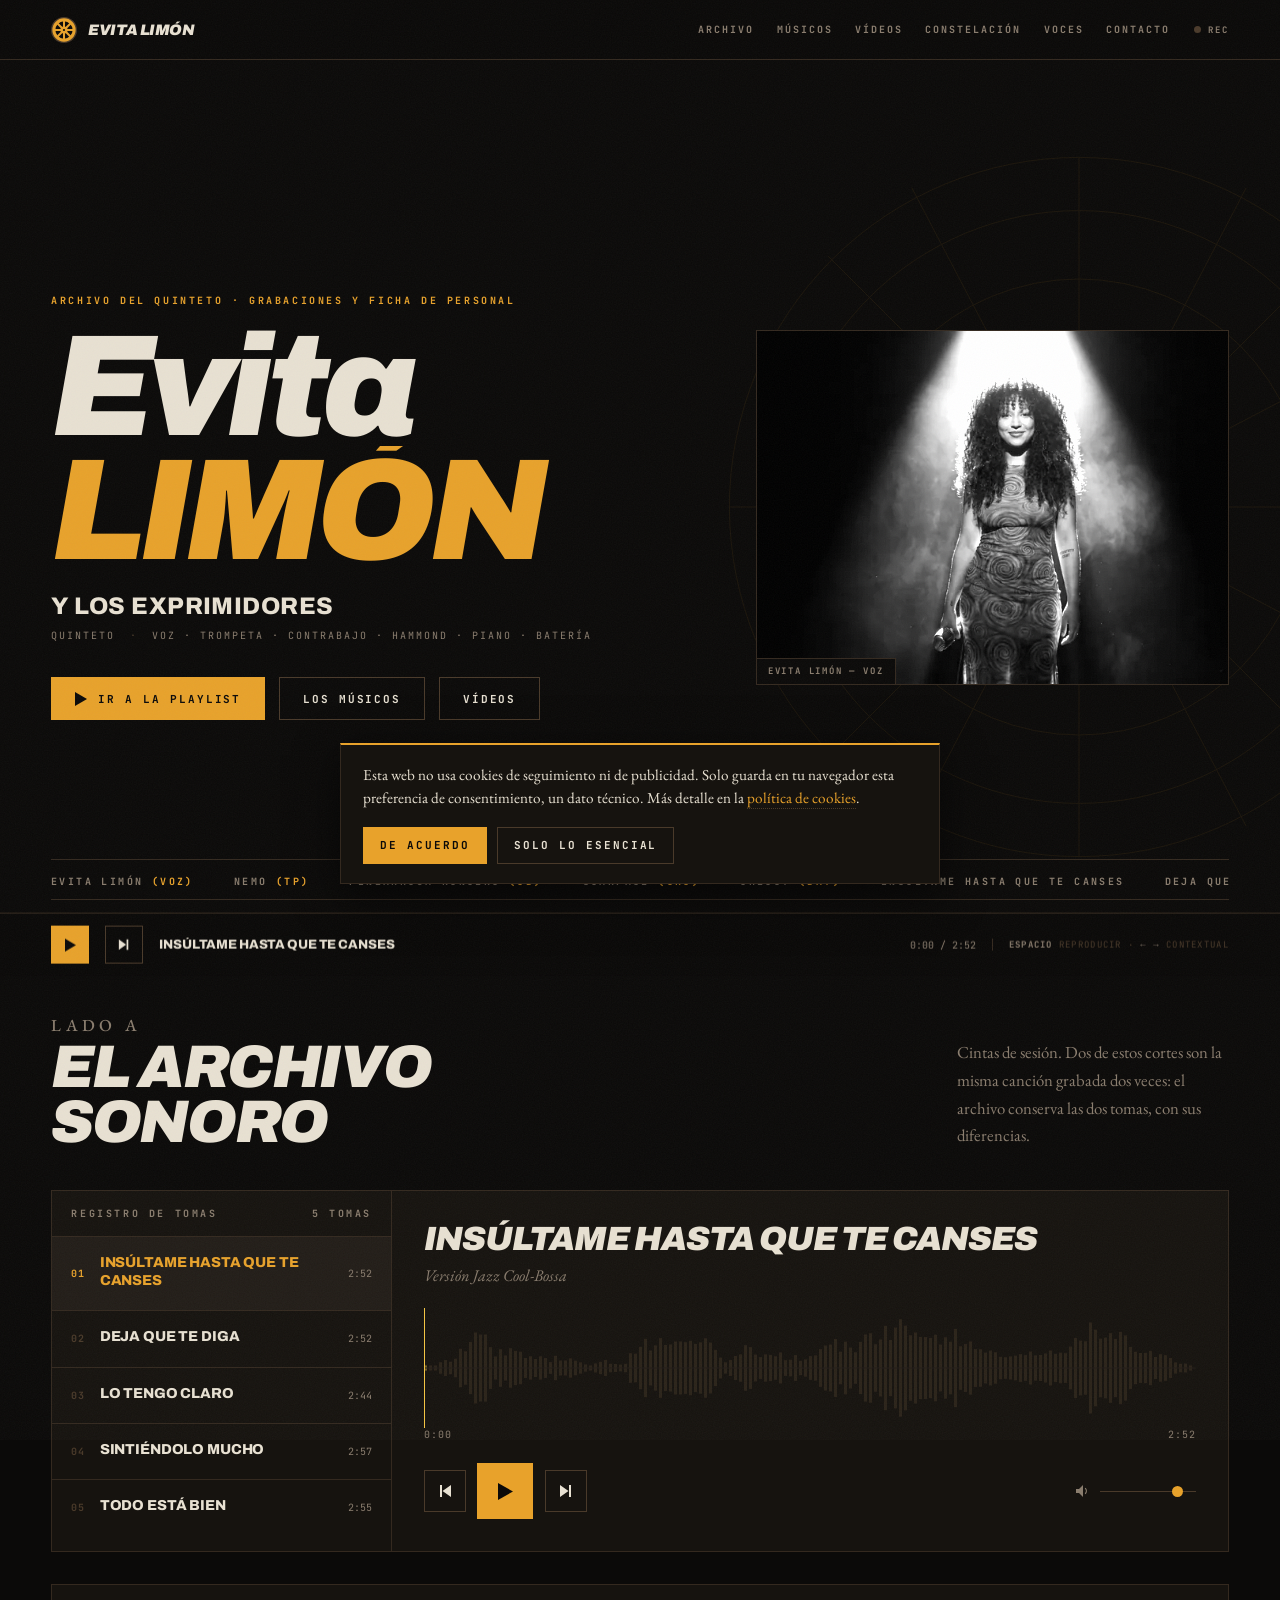
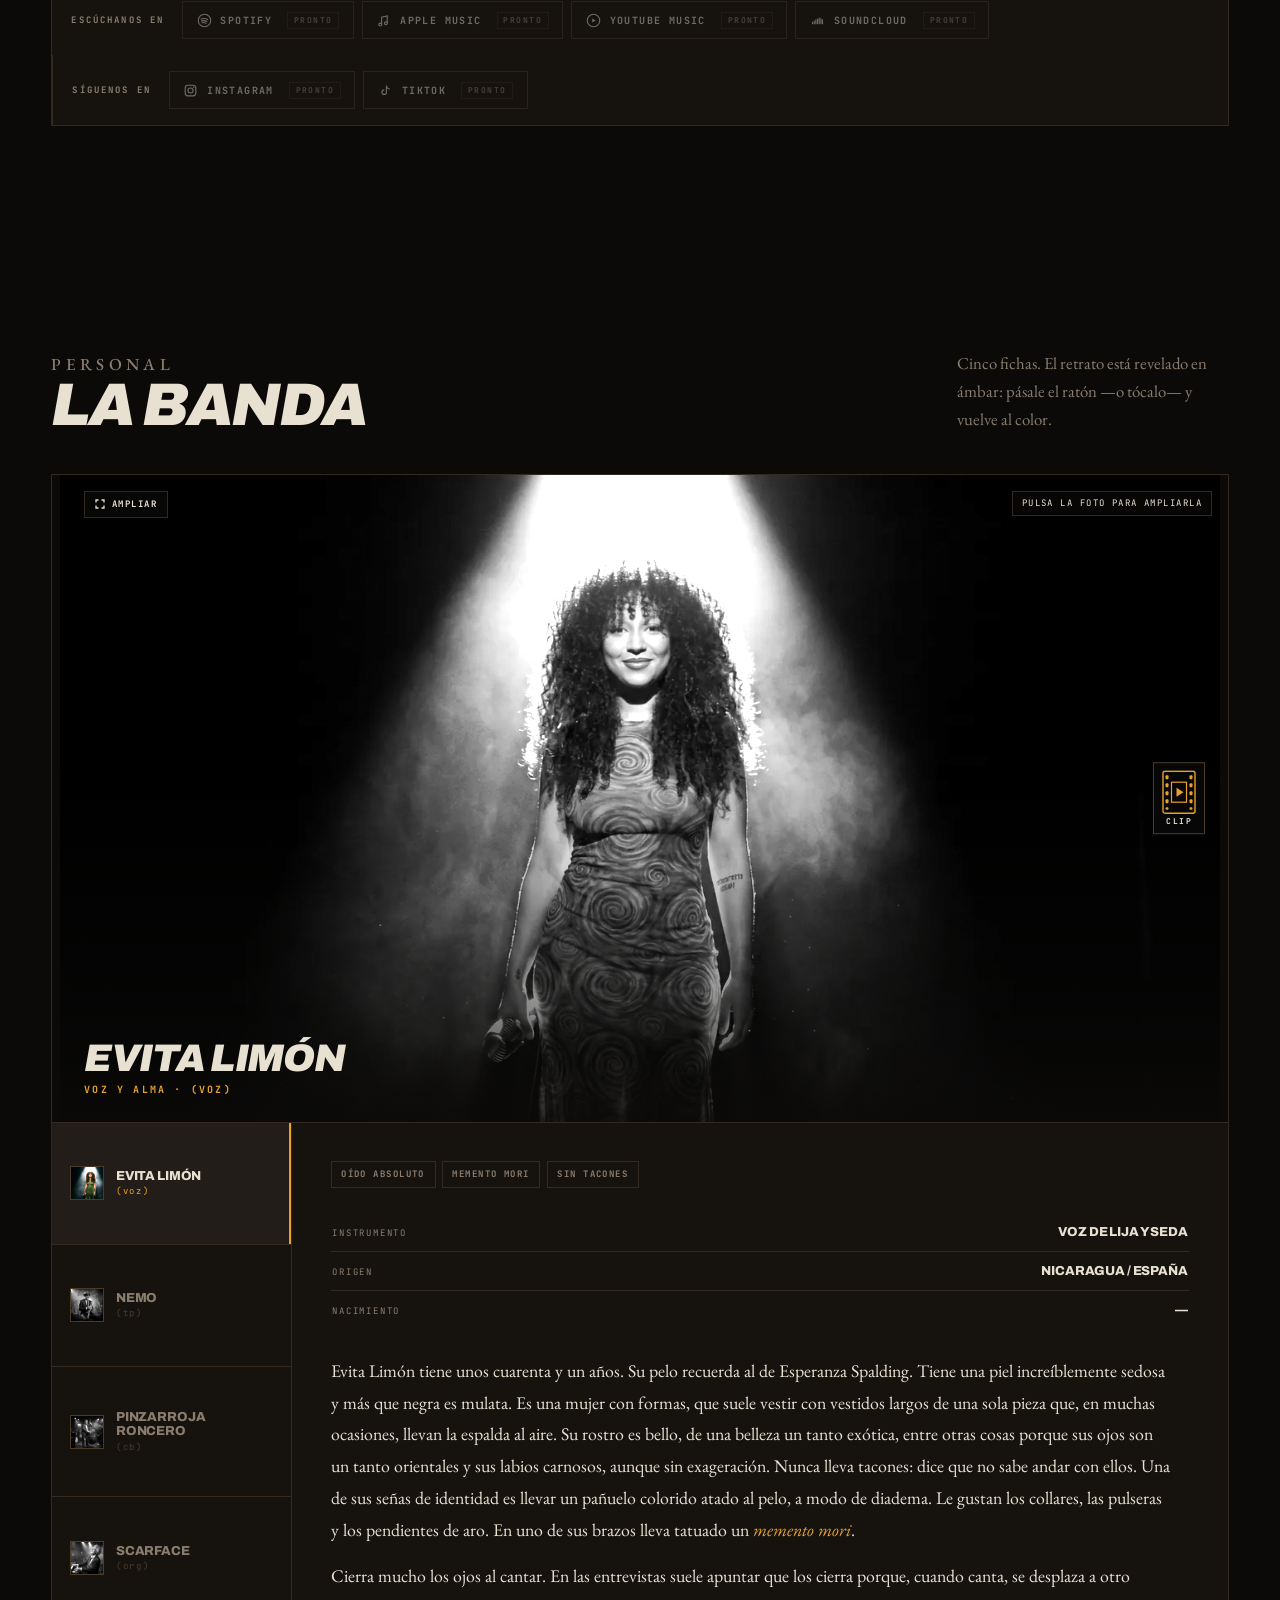
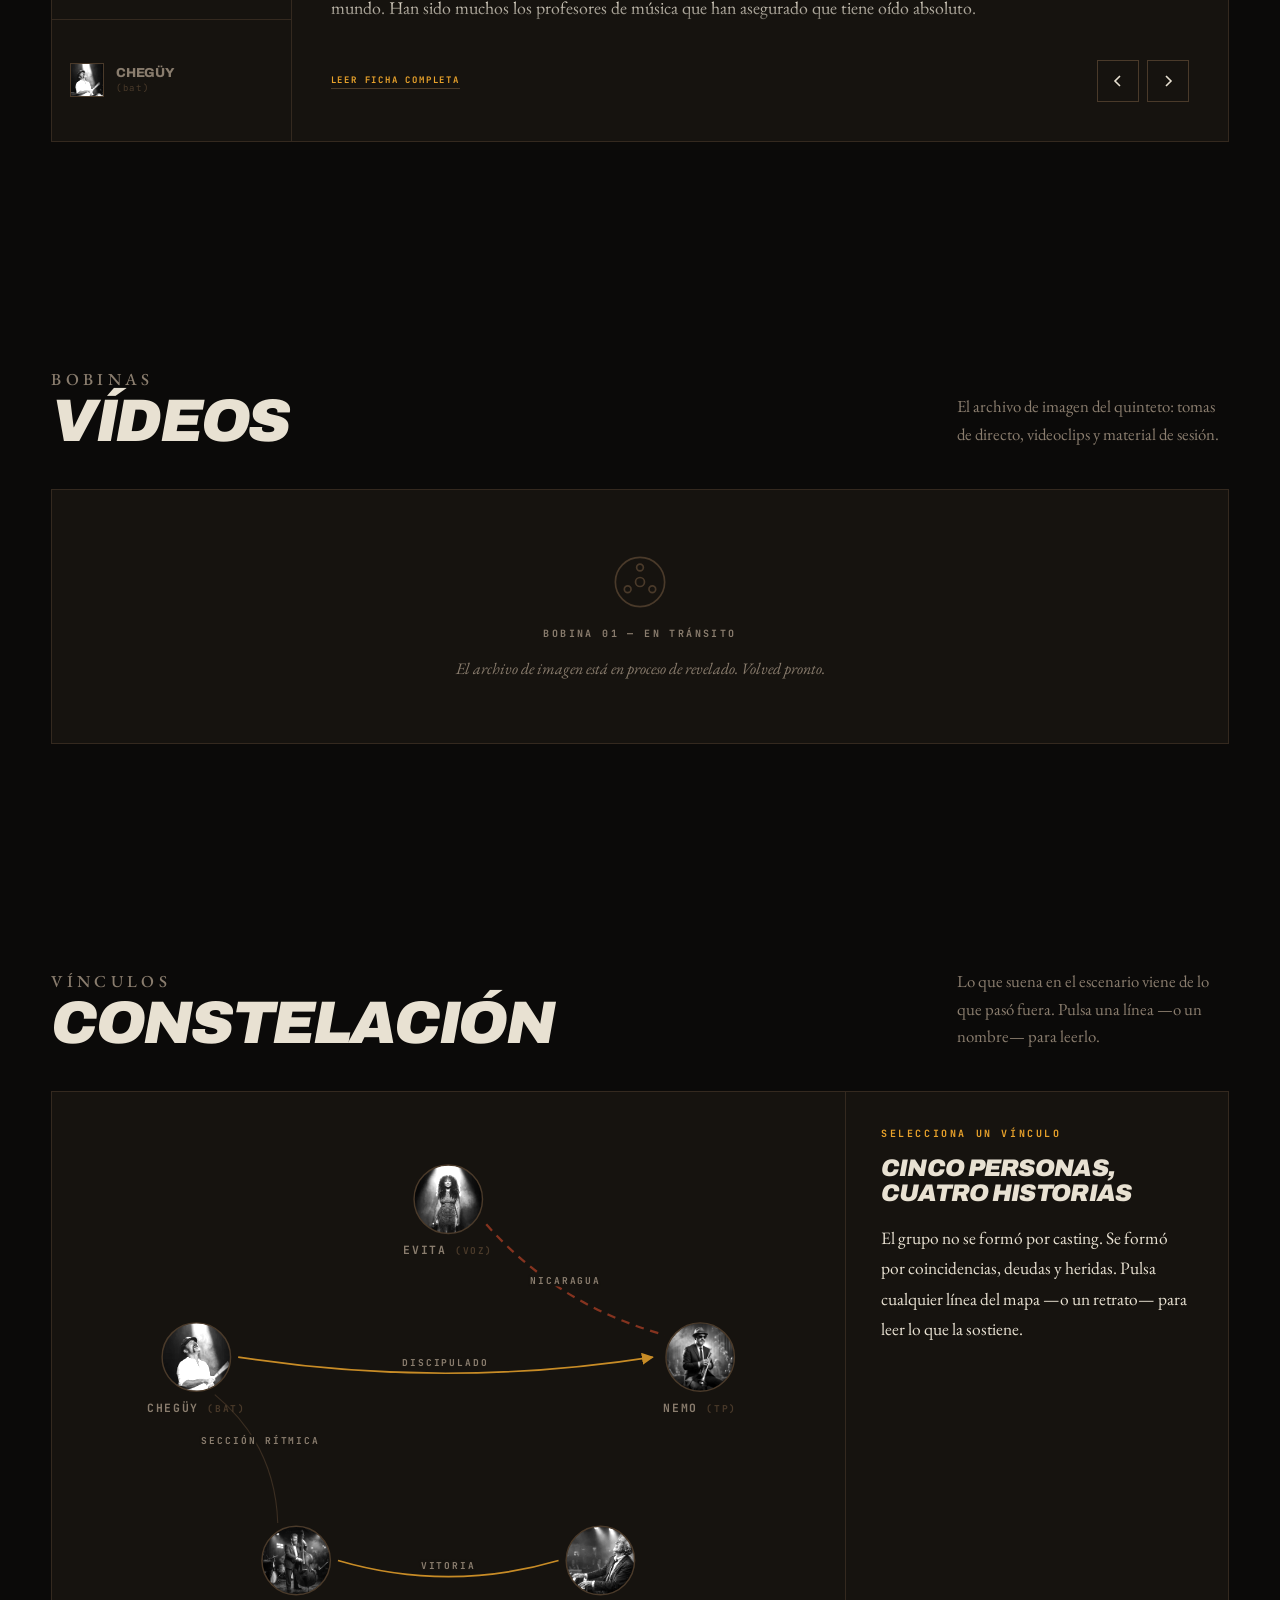
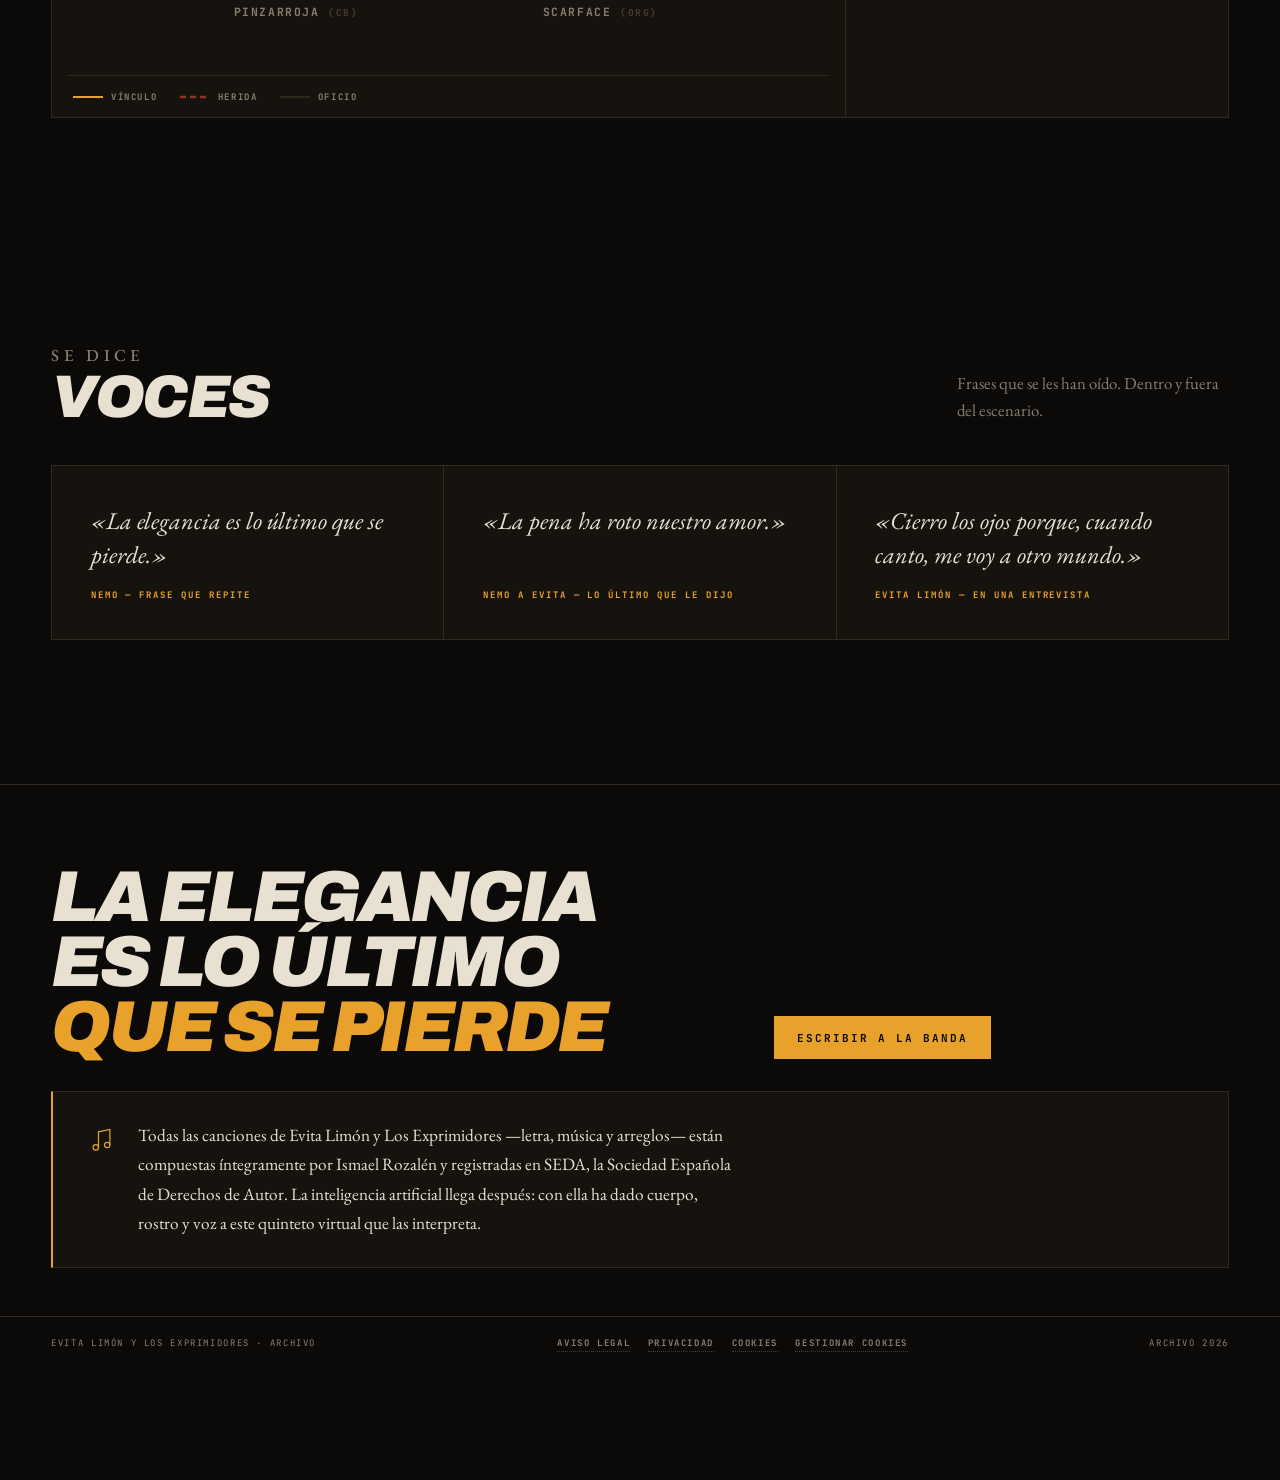
<file: index.html>
<!DOCTYPE html>
<html lang="es">
<head>
<meta charset="utf-8">
<meta name="viewport" content="width=device-width, initial-scale=1">
<title>Evita Limón y Los Exprimidores — Archivo</title>
<meta name="description" content="Archivo sonoro y ficha de personal del quinteto Evita Limón y Los Exprimidores.">
<meta property="og:title" content="Evita Limón y Los Exprimidores">
<meta property="og:description" content="Archivo sonoro y ficha de personal del quinteto.">
<meta property="og:type" content="website">
<link rel="canonical" href="https://evita-limon.com/">
<meta property="og:url" content="https://evita-limon.com/">
<meta property="og:image" content="https://evita-limon.com/img/evita-01-1400.webp">
<link rel="icon" href="data:image/svg+xml,<svg xmlns='http://www.w3.org/2000/svg' viewBox='0 0 100 100'><circle cx='50' cy='50' r='46' fill='%230b0a09'/><circle cx='50' cy='50' r='40' fill='none' stroke='%23e8a22b' stroke-width='4'/><g stroke='%23e8a22b' stroke-width='3'><path d='M50 14V86M14 50H86M25 25L75 75M75 25L25 75'/></g><circle cx='50' cy='50' r='9' fill='%230b0a09' stroke='%23e8a22b' stroke-width='3'/></svg>">

<style>
/* Tipografías autoalojadas (subconjunto latino): la web ya no llama a ningún servidor externo */
@font-face { font-family: 'Archivo'; font-style: italic; font-weight: 800; font-stretch: 100%; font-display: swap; src:url(fonts/Archivo-800i.woff2) format('woff2'); unicode-range: U+0000-00FF, U+0131, U+0152-0153, U+02BB-02BC, U+02C6, U+02DA, U+02DC, U+0304, U+0308, U+0329, U+2000-206F, U+20AC, U+2122, U+2191, U+2193, U+2212, U+2215, U+FEFF, U+FFFD; }
@font-face { font-family: 'Archivo'; font-style: italic; font-weight: 900; font-stretch: 100%; font-display: swap; src:url(fonts/Archivo-900i.woff2) format('woff2'); unicode-range: U+0000-00FF, U+0131, U+0152-0153, U+02BB-02BC, U+02C6, U+02DA, U+02DC, U+0304, U+0308, U+0329, U+2000-206F, U+20AC, U+2122, U+2191, U+2193, U+2212, U+2215, U+FEFF, U+FFFD; }
@font-face { font-family: 'Archivo'; font-style: normal; font-weight: 400; font-stretch: 100%; font-display: swap; src:url(fonts/Archivo-400.woff2) format('woff2'); unicode-range: U+0000-00FF, U+0131, U+0152-0153, U+02BB-02BC, U+02C6, U+02DA, U+02DC, U+0304, U+0308, U+0329, U+2000-206F, U+20AC, U+2122, U+2191, U+2193, U+2212, U+2215, U+FEFF, U+FFFD; }
@font-face { font-family: 'Archivo'; font-style: normal; font-weight: 600; font-stretch: 100%; font-display: swap; src:url(fonts/Archivo-600.woff2) format('woff2'); unicode-range: U+0000-00FF, U+0131, U+0152-0153, U+02BB-02BC, U+02C6, U+02DA, U+02DC, U+0304, U+0308, U+0329, U+2000-206F, U+20AC, U+2122, U+2191, U+2193, U+2212, U+2215, U+FEFF, U+FFFD; }
@font-face { font-family: 'Archivo'; font-style: normal; font-weight: 800; font-stretch: 100%; font-display: swap; src:url(fonts/Archivo-800.woff2) format('woff2'); unicode-range: U+0000-00FF, U+0131, U+0152-0153, U+02BB-02BC, U+02C6, U+02DA, U+02DC, U+0304, U+0308, U+0329, U+2000-206F, U+20AC, U+2122, U+2191, U+2193, U+2212, U+2215, U+FEFF, U+FFFD; }
@font-face { font-family: 'Archivo'; font-style: normal; font-weight: 900; font-stretch: 100%; font-display: swap; src:url(fonts/Archivo-900.woff2) format('woff2'); unicode-range: U+0000-00FF, U+0131, U+0152-0153, U+02BB-02BC, U+02C6, U+02DA, U+02DC, U+0304, U+0308, U+0329, U+2000-206F, U+20AC, U+2122, U+2191, U+2193, U+2212, U+2215, U+FEFF, U+FFFD; }
@font-face { font-family: 'EB Garamond'; font-style: italic; font-weight: 400; font-display: swap; src:url(fonts/EBGaramond-400i.woff2) format('woff2'); unicode-range: U+0000-00FF, U+0131, U+0152-0153, U+02BB-02BC, U+02C6, U+02DA, U+02DC, U+0304, U+0308, U+0329, U+2000-206F, U+20AC, U+2122, U+2191, U+2193, U+2212, U+2215, U+FEFF, U+FFFD; }
@font-face { font-family: 'EB Garamond'; font-style: italic; font-weight: 500; font-display: swap; src:url(fonts/EBGaramond-500i.woff2) format('woff2'); unicode-range: U+0000-00FF, U+0131, U+0152-0153, U+02BB-02BC, U+02C6, U+02DA, U+02DC, U+0304, U+0308, U+0329, U+2000-206F, U+20AC, U+2122, U+2191, U+2193, U+2212, U+2215, U+FEFF, U+FFFD; }
@font-face { font-family: 'EB Garamond'; font-style: normal; font-weight: 400; font-display: swap; src:url(fonts/EBGaramond-400.woff2) format('woff2'); unicode-range: U+0000-00FF, U+0131, U+0152-0153, U+02BB-02BC, U+02C6, U+02DA, U+02DC, U+0304, U+0308, U+0329, U+2000-206F, U+20AC, U+2122, U+2191, U+2193, U+2212, U+2215, U+FEFF, U+FFFD; }
@font-face { font-family: 'EB Garamond'; font-style: normal; font-weight: 500; font-display: swap; src:url(fonts/EBGaramond-500.woff2) format('woff2'); unicode-range: U+0000-00FF, U+0131, U+0152-0153, U+02BB-02BC, U+02C6, U+02DA, U+02DC, U+0304, U+0308, U+0329, U+2000-206F, U+20AC, U+2122, U+2191, U+2193, U+2212, U+2215, U+FEFF, U+FFFD; }
@font-face { font-family: 'JetBrains Mono'; font-style: normal; font-weight: 400; font-display: swap; src:url(fonts/JetBrainsMono-400.woff2) format('woff2'); unicode-range: U+0000-00FF, U+0131, U+0152-0153, U+02BB-02BC, U+02C6, U+02DA, U+02DC, U+0304, U+0308, U+0329, U+2000-206F, U+20AC, U+2122, U+2191, U+2193, U+2212, U+2215, U+FEFF, U+FFFD; }
@font-face { font-family: 'JetBrains Mono'; font-style: normal; font-weight: 700; font-display: swap; src:url(fonts/JetBrainsMono-700.woff2) format('woff2'); unicode-range: U+0000-00FF, U+0131, U+0152-0153, U+02BB-02BC, U+02C6, U+02DA, U+02DC, U+0304, U+0308, U+0329, U+2000-206F, U+20AC, U+2122, U+2191, U+2193, U+2212, U+2215, U+FEFF, U+FFFD; }
</style>

<style>
/* ══════════════════════════════════════════════════════════════════
   SISTEMA — Archivo Exprimidores
   Negro cálido de cinta magnética · ámbar limón · hueso de funda de vinilo
   ══════════════════════════════════════════════════════════════════ */
:root{
  --ink:      #0b0a09;   /* negro cálido, leader de cinta */
  --ink-2:    #16130f;   /* paneles */
  --ink-3:    #221d18;   /* superficies elevadas */
  --line:     #34291f;   /* filete cálido */
  --line-2:   #4a3a2a;
  --muted:    #8a7d6e;   /* metadatos apagados */
  --bone:     #e8e1d2;   /* papel de funda: la prosa vive aquí */
  --amber:    #e8a22b;   /* limón-ámbar */
  --zest:     #f5c542;   /* ralladura, solo acentos vivos */
  --oxblood:  #8c3520;   /* la cicatriz, la herida: uso escasísimo */

  --f-display: 'Archivo', 'Helvetica Neue', Arial, system-ui, sans-serif;
  --f-mono:    'JetBrains Mono', ui-monospace, SFMono-Regular, Menlo, monospace;
  --f-prose:   'EB Garamond', 'Iowan Old Style', Georgia, serif;

  /* archivo en blanco y negro; el color se revela al pasar el cursor */
  --duo: grayscale(1) brightness(1.32) contrast(1.04);
  --duo-off: brightness(1.26) saturate(1.05);

  --pad: clamp(1.25rem, 4vw, 4rem);
  --maxw: 1280px;
  --nav-h: 60px;
}

*{box-sizing:border-box;margin:0;padding:0}
html{scroll-behavior:smooth;scroll-padding-top:calc(var(--nav-h) + 16px);-webkit-text-size-adjust:100%}
body{
  background:var(--ink);color:var(--bone);
  font-family:var(--f-display);
  font-synthesis-weight:none;
  -webkit-font-smoothing:antialiased;
  overflow-x:hidden;
  padding-bottom:96px; /* hueco para el dock */
}
::selection{background:var(--amber);color:var(--ink)}
img{display:block;max-width:100%}
button{font:inherit;color:inherit;background:none;border:0;cursor:pointer}
a{color:inherit;text-decoration:none}
:focus-visible{outline:2px solid var(--zest);outline-offset:3px}

/* — grano de película, fijo sobre todo — */
.grain{
  position:fixed;inset:-60%;z-index:200;pointer-events:none;opacity:.045;
  background-image:url("data:image/svg+xml;utf8,<svg xmlns='http://www.w3.org/2000/svg' width='240' height='240'><filter id='n'><feTurbulence type='fractalNoise' baseFrequency='0.82' numOctaves='3' stitchTiles='stitch'/></filter><rect width='240' height='240' filter='url(%23n)'/></svg>");
  animation:grain 7s steps(8) infinite;
}
@keyframes grain{
  0%{transform:translate(0,0)}   12%{transform:translate(-4%,-3%)}
  25%{transform:translate(3%,-5%)} 37%{transform:translate(-2%,4%)}
  50%{transform:translate(-5%,2%)} 62%{transform:translate(4%,3%)}
  75%{transform:translate(-3%,-4%)} 87%{transform:translate(5%,-2%)}
  100%{transform:translate(0,0)}
}

/* — tipografía compartida — */
.eyebrow{
  font-family:var(--f-mono);font-size:.625rem;font-weight:700;
  letter-spacing:.26em;text-transform:uppercase;color:var(--muted);
}
.eyebrow--amber{color:var(--amber)}
.h-sec{
  font-family:var(--f-display);font-weight:900;font-style:italic;
  font-size:clamp(2rem,5.5vw,3.75rem);letter-spacing:-.04em;
  text-transform:uppercase;line-height:.92;color:var(--bone);
}
.rule{height:1px;background:var(--line);border:0}

/* ══ MARCA: media rodaja de limón que también es un surco de vinilo ══ */
.mark{display:block;overflow:visible}
.mark circle,.mark path,.mark line{vector-effect:non-scaling-stroke}
.mark--spin{animation:spin 6s linear infinite}
@keyframes spin{to{transform:rotate(360deg)}}

/* ══ NAV ══ */
.nav{
  position:sticky;top:0;z-index:100;height:var(--nav-h);
  display:flex;align-items:center;gap:1.5rem;
  padding:0 var(--pad);
  background:color-mix(in srgb, var(--ink) 88%, transparent);
  backdrop-filter:blur(14px) saturate(140%);
  border-bottom:1px solid var(--line);
}
.nav__brand{display:flex;align-items:center;gap:.7rem;flex-shrink:0}
.nav__brand svg{width:26px;height:26px;transform-origin:50% 50%}
.nav__brand b{
  font-weight:900;font-style:italic;text-transform:uppercase;
  letter-spacing:-.03em;font-size:.95rem;
}
.nav__links{display:flex;gap:1.4rem;margin-left:auto}
.nav__links a{
  font-family:var(--f-mono);font-size:.625rem;font-weight:700;
  letter-spacing:.2em;text-transform:uppercase;color:var(--muted);
  padding:.35rem 0;border-bottom:1px solid transparent;transition:color .25s,border-color .25s;
}
.nav__links a:hover{color:var(--bone);border-bottom-color:var(--amber)}
@media(max-width:760px){.nav__links{display:none}.rec{margin-left:auto}}
.rec{
  display:flex;align-items:center;gap:.45rem;flex-shrink:0;
  font-family:var(--f-mono);font-size:.5625rem;font-weight:700;letter-spacing:.2em;
  color:var(--muted);transition:color .3s;
}
.rec__dot{width:7px;height:7px;border-radius:50%;background:var(--line-2);transition:background .3s,box-shadow .3s}
.rec.on{color:var(--zest)}
.rec.on .rec__dot{background:var(--oxblood);box-shadow:0 0 0 0 rgba(140,53,32,.7);animation:blink 1.6s ease-out infinite}
@keyframes blink{
  0%{box-shadow:0 0 0 0 rgba(232,162,43,.6);background:var(--zest)}
  70%{box-shadow:0 0 0 9px rgba(232,162,43,0);background:var(--oxblood)}
  100%{box-shadow:0 0 0 0 rgba(232,162,43,0);background:var(--zest)}
}

/* ══ HERO ══ */
.hero{
  position:relative;padding:clamp(3rem,8vw,6rem) var(--pad) 0;
  max-width:var(--maxw);margin:0 auto;
  min-height:calc(100svh - var(--nav-h));
  display:flex;flex-direction:column;
}
.hero__ghost{
  position:absolute;right:-14%;top:8%;width:min(70vw,760px);opacity:.07;pointer-events:none;
  color:var(--amber);transform-origin:50% 50%;
}
.hero__grid{display:grid;grid-template-columns:1fr;gap:clamp(2rem,5vw,4rem);align-items:center;flex:1;position:relative;z-index:1}
@media(min-width:920px){.hero__grid{grid-template-columns:1.15fr .85fr}}

.hero__title{margin:.9rem 0 0}
.hero__title span{display:block;overflow:hidden;padding:.18em 0 .02em}
.hero__title i{
  display:block;font-style:italic;font-weight:900;
  font-size:clamp(3.4rem,13vw,9rem);line-height:.82;letter-spacing:-.055em;
  color:var(--bone);
  transform:translateY(105%);animation:rise .9s cubic-bezier(.2,.8,.2,1) forwards;
}
.hero__title span:nth-child(2) i{animation-delay:.09s;color:var(--amber)}
@keyframes rise{to{transform:translateY(0)}}
.hero__sub{
  margin-top:1.4rem;font-family:var(--f-display);font-weight:800;
  text-transform:uppercase;letter-spacing:.02em;
  font-size:clamp(1rem,2.4vw,1.5rem);color:var(--bone);
  opacity:0;animation:fade .8s .5s forwards;
}
@keyframes fade{to{opacity:1}}
.hero__meta{
  margin-top:.6rem;display:flex;flex-wrap:wrap;gap:.4rem .9rem;
  opacity:0;animation:fade .8s .65s forwards;
}
.hero__meta span{font-family:var(--f-mono);font-size:.625rem;letter-spacing:.2em;text-transform:uppercase;color:var(--muted)}
.hero__meta span+span::before{content:"·";margin-right:.9rem;color:var(--line-2)}
.hero__cta{
  margin-top:2.2rem;display:flex;flex-wrap:wrap;gap:.9rem;align-items:center;
  opacity:0;animation:fade .8s .8s forwards;
}
.btn{
  display:inline-flex;align-items:center;gap:.7rem;
  padding:.85rem 1.4rem;border:1px solid var(--amber);background:var(--amber);color:var(--ink);
  font-family:var(--f-mono);font-size:.6875rem;font-weight:700;letter-spacing:.18em;text-transform:uppercase;
  transition:transform .18s,background .25s,color .25s;
}
.btn:hover{background:var(--zest);border-color:var(--zest)}
.btn:active{transform:translateY(1px)}
.btn--ghost{background:transparent;color:var(--bone);border-color:var(--line-2)}
.btn--ghost:hover{background:transparent;color:var(--amber);border-color:var(--amber)}

/* — retrato duotono: el archivo es ámbar; tócalo y se vuelve real — */
.plate{position:relative;border:1px solid var(--line);background:var(--ink);overflow:hidden}
.plate img{width:100%;height:100%;object-fit:cover;filter:var(--duo);transition:filter .7s ease, opacity .45s ease}
.plate::before{
  content:"";position:absolute;inset:0;z-index:2;pointer-events:none;
  background:radial-gradient(135% 115% at 45% 40%, transparent 58%, rgba(11,10,9,.62) 100%);
}
.plate.reveal img{filter:var(--duo-off)}
.plate__tag{
  position:absolute;z-index:3;left:0;bottom:0;
  padding:.4rem .7rem;background:var(--ink);border-top:1px solid var(--line);border-right:1px solid var(--line);
  font-family:var(--f-mono);font-size:.5625rem;font-weight:700;letter-spacing:.2em;text-transform:uppercase;color:var(--muted);
}
.hero__plate{aspect-ratio:4/3;max-height:66vh;margin-inline:auto;width:100%}


/* — cinta rodante — */
.ticker{
  margin-top:auto;border-top:1px solid var(--line);border-bottom:1px solid var(--line);
  overflow:hidden;white-space:nowrap;padding:.7rem 0;
}
.ticker__track{display:inline-flex;gap:2.5rem;animation:slide 38s linear infinite;will-change:transform}
.ticker:hover .ticker__track{animation-play-state:paused}
.ticker b{
  font-family:var(--f-mono);font-size:.625rem;font-weight:700;letter-spacing:.24em;text-transform:uppercase;color:var(--muted);
}
.ticker b em{font-style:normal;color:var(--amber)}
@keyframes slide{to{transform:translateX(-50%)}}

/* ══ SECCIONES ══ */
.sec{max-width:var(--maxw);margin:0 auto;padding:clamp(4rem,10vw,7rem) var(--pad)}
.sec__head{display:flex;align-items:flex-end;justify-content:space-between;gap:2rem;flex-wrap:wrap;margin-bottom:2.5rem}
.sec__head p{max-width:34ch;font-family:var(--f-prose);font-size:1.05rem;line-height:1.65;color:var(--muted)}

/* ══ ARCHIVO SONORO ══ */
.studio{
  display:grid;grid-template-columns:1fr;gap:0;
  border:1px solid var(--line);background:var(--ink-2);
}
@media(min-width:920px){.studio{grid-template-columns:340px 1fr}}

.tape{border-bottom:1px solid var(--line)}
@media(min-width:920px){.tape{border-bottom:0;border-right:1px solid var(--line)}}
.tape__hd{padding:1rem 1.2rem;border-bottom:1px solid var(--line);display:flex;justify-content:space-between;align-items:center}
.take{
  width:100%;display:grid;grid-template-columns:auto 1fr auto;gap:.9rem;align-items:center;
  padding:1rem 1.2rem;border-bottom:1px solid var(--line);text-align:left;
  transition:background .2s;
}
.take:last-child{border-bottom:0}
.take:hover{background:var(--ink-3)}
.take__n{font-family:var(--f-mono);font-size:.625rem;font-weight:700;color:var(--line-2);letter-spacing:.1em;transition:color .2s}
.take__t{font-weight:800;text-transform:uppercase;letter-spacing:-.01em;font-size:.9rem;line-height:1.2}
.take__k{display:block;font-family:var(--f-mono);font-size:.5625rem;font-weight:400;letter-spacing:.16em;color:var(--muted);margin-top:.3rem;text-transform:uppercase}
.take__d{font-family:var(--f-mono);font-size:.625rem;color:var(--muted)}
.take.on{background:var(--ink-3)}
.take.on .take__n{color:var(--amber)}
.take.on .take__t{color:var(--amber)}
.take__bars{display:inline-flex;gap:2px;align-items:flex-end;height:11px;width:13px}
.take__bars i{width:2px;background:var(--amber);height:20%;border-radius:1px}
.take.on.playing .take__bars i:nth-child(1){animation:eq .7s ease-in-out infinite alternate}
.take.on.playing .take__bars i:nth-child(2){animation:eq .55s .1s ease-in-out infinite alternate}
.take.on.playing .take__bars i:nth-child(3){animation:eq .82s .2s ease-in-out infinite alternate}
@keyframes eq{to{height:100%}}

.deck{padding:clamp(1.2rem,3vw,2rem);display:flex;flex-direction:column;gap:1.4rem}
.deck__now{display:flex;justify-content:space-between;align-items:flex-start;gap:1rem;flex-wrap:wrap}
.deck__title{font-weight:900;font-style:italic;text-transform:uppercase;letter-spacing:-.03em;font-size:clamp(1.4rem,3.4vw,2.1rem);line-height:1}
.deck__desc{font-family:var(--f-prose);font-style:italic;color:var(--muted);margin-top:.5rem;font-size:1.02rem}
canvas#wave{width:100%;height:120px;display:block;cursor:pointer;touch-action:none}
.deck__times{display:flex;justify-content:space-between;font-family:var(--f-mono);font-size:.625rem;color:var(--muted);letter-spacing:.1em}
.deck__ctrl{display:flex;align-items:center;gap:.7rem;flex-wrap:wrap}
.ico{
  width:42px;height:42px;display:grid;place-items:center;
  border:1px solid var(--line-2);color:var(--bone);transition:.2s;
}
.ico:hover{border-color:var(--amber);color:var(--amber)}
.ico--main{width:56px;height:56px;background:var(--amber);border-color:var(--amber);color:var(--ink)}
.ico--main:hover{background:var(--zest);border-color:var(--zest);color:var(--ink)}
.vol{display:flex;align-items:center;gap:.6rem;margin-left:auto}
input[type=range]{
  -webkit-appearance:none;appearance:none;width:96px;height:1px;background:var(--line-2);cursor:pointer;
}
input[type=range]::-webkit-slider-thumb{-webkit-appearance:none;width:11px;height:11px;background:var(--amber);border-radius:50%;cursor:pointer}
input[type=range]::-moz-range-thumb{width:11px;height:11px;background:var(--amber);border:0;border-radius:50%;cursor:pointer}

/* ══ CLIP DE 35 MM (botón dentro del retrato) ══ */
.clips{
  position:absolute;z-index:4;right:clamp(.8rem,2vw,1.4rem);top:50%;transform:translateY(-50%);
  display:flex;flex-direction:column;gap:.6rem;
}
.clipbtn{
  display:flex;flex-direction:column;align-items:center;gap:2px;
  width:52px;padding:.45rem .3rem .4rem;
  background:rgba(11,10,9,.78);border:1px solid var(--line-2);
  color:var(--amber);cursor:pointer;
  transition:border-color .25s,background .25s,transform .18s;
}
.clipbtn:hover{border-color:var(--amber);background:rgba(11,10,9,.92);transform:translateY(-50%) scale(1.05)}
.clips .clipbtn:hover{transform:scale(1.06)}
.clipbtn svg{width:34px;height:44px;display:block}
.clipbtn b{
  font-family:var(--f-mono);font-size:.5rem;font-weight:700;letter-spacing:.22em;text-transform:uppercase;
  color:var(--bone);
}
.clipbtn.on{border-color:var(--amber);background:var(--ink)}

/* escenario en modo película */
.card__plate video{
  position:absolute;inset:0;width:100%;height:100%;object-fit:contain;background:var(--ink);
}
.card__plate.film .plate img{display:none}
.card__plate.film .plate::before{background:none}
.card__plate:not(.film) video{display:none}
.film-exit{
  position:absolute;z-index:5;left:clamp(1rem,3vw,2rem);top:1rem;
  display:none;align-items:center;gap:.5rem;
  padding:.45rem .7rem;background:rgba(11,10,9,.78);border:1px solid var(--line);
  font-family:var(--f-mono);font-size:.5625rem;font-weight:700;letter-spacing:.18em;text-transform:uppercase;color:var(--bone);
  transition:.2s;
}
.film-exit:hover{border-color:var(--amber);color:var(--amber)}
.card__plate.film .film-exit{display:inline-flex}
.card__plate.film~.card__hint{display:none}
.card__plate.film #zoom{display:none}

/* ══ ESCÚCHANOS / SÍGUENOS ══ */
.listen{
  margin-top:2rem;border:1px solid var(--line);background:var(--ink-2);
  display:flex;flex-wrap:wrap;align-items:stretch;
}
.listen__grp{display:flex;flex-wrap:wrap;align-items:center;gap:.5rem;padding:1rem 1.2rem}
.listen__grp+.listen__grp{border-left:1px solid var(--line)}
@media(max-width:700px){
  .listen{flex-direction:column}
  .listen__grp+.listen__grp{border-left:0;border-top:1px solid var(--line)}
}
.listen__lbl{
  font-family:var(--f-mono);font-size:.5625rem;font-weight:700;letter-spacing:.24em;
  text-transform:uppercase;color:var(--muted);margin-right:.6rem;
}
.plat{
  display:inline-flex;align-items:center;gap:.55rem;
  padding:.6rem .85rem;border:1px solid var(--line-2);color:var(--bone);
  font-family:var(--f-mono);font-size:.625rem;font-weight:700;letter-spacing:.14em;text-transform:uppercase;
  transition:border-color .2s,color .2s,transform .15s;
}
.plat svg{width:15px;height:15px;flex-shrink:0}
.plat:hover{border-color:var(--amber);color:var(--amber)}
.plat:active{transform:translateY(1px)}
.plat--soon{opacity:.42;cursor:default;pointer-events:none}
.plat--soon i{
  font-style:normal;margin-left:.4rem;padding:.15rem .35rem;
  border:1px solid var(--line);color:var(--muted);font-size:.5rem;letter-spacing:.18em;
}

/* ══ CRÉDITO DE AUTORÍA ══ */
.credit{max-width:var(--maxw);margin:0 auto;padding:0 var(--pad) clamp(2rem,5vw,3rem)}
.credit__in{
  border:1px solid var(--line);border-left:2px solid var(--amber);background:var(--ink-2);
  padding:clamp(1.2rem,3vw,1.8rem) clamp(1.4rem,3.5vw,2.2rem);
  display:flex;gap:1.2rem;align-items:flex-start;
}
.credit__in svg{width:30px;height:30px;flex-shrink:0;color:var(--amber);margin-top:.2rem}
.credit__in p{font-family:var(--f-prose);font-size:1.08rem;line-height:1.7;color:var(--bone);max-width:75ch}

/* ══ PERSONAL ══ */
.crew{display:block;border:1px solid var(--line);background:var(--ink-2)}
.crew__body{display:grid;grid-template-columns:1fr}
.roster{display:flex;overflow-x:auto;border-bottom:1px solid var(--line);scrollbar-width:none}
.roster::-webkit-scrollbar{display:none}
@media(min-width:1000px){
  .crew__body{grid-template-columns:240px 1fr}
  .roster{flex-direction:column;border-bottom:0;border-right:1px solid var(--line);overflow:visible}
}
.name{
  flex:1 0 auto;display:flex;align-items:center;gap:.75rem;
  padding:.95rem 1.1rem;border-right:1px solid var(--line);
  text-align:left;position:relative;transition:background .25s;white-space:nowrap;
}
@media(min-width:1000px){
  .name{border-right:0;border-bottom:1px solid var(--line);white-space:normal}
  .name:last-child{border-bottom:0}
}
.name:hover{background:var(--ink-3)}
.name__pic{width:34px;height:34px;flex-shrink:0;overflow:hidden;border:1px solid var(--line-2)}
.name__pic img{width:100%;height:100%;object-fit:cover;filter:var(--duo);transition:filter .4s}
.name__t{display:block;font-weight:800;font-size:.8125rem;text-transform:uppercase;letter-spacing:-.01em;color:var(--muted);transition:color .25s}
.name__a{display:block;font-family:var(--f-mono);font-size:.5625rem;letter-spacing:.2em;color:var(--line-2);margin-top:.15rem;transition:color .25s}
.name.on{background:var(--ink-3)}
.name.on .name__t{color:var(--bone)}
.name.on .name__a{color:var(--amber)}
.name.on .name__pic img{filter:var(--duo-off)}
.name.on::after{
  content:"";position:absolute;left:0;right:0;bottom:0;height:2px;background:var(--amber);
}
@media(min-width:1000px){.name.on::after{left:auto;top:0;bottom:0;width:2px;height:auto;right:0}}
.file{min-height:420px}

.card__plate{
  position:relative;border-bottom:1px solid var(--line);background:var(--ink);overflow:hidden;
  width:100%;                            /* sin esto, max-height le encoge también el ancho */
  aspect-ratio:var(--ar, 1.78);          /* --ar lo pone el JS: la proporción de esta foto */
  max-height:min(72vh, 660px);
  min-height:200px;
}
.card__plate .plate{position:absolute;inset:0;border:0}
.card__plate .plate img{object-fit:contain}   /* entera, sin recortar */
.card__plate .plate::before{
  background:linear-gradient(to top, rgba(11,10,9,.9) 0%, rgba(11,10,9,.42) 20%, transparent 55%);
}
.card__id{position:absolute;z-index:3;left:clamp(1rem,3vw,2rem);bottom:clamp(1rem,2.5vw,1.6rem);right:1.4rem}
.card__id h3{font-weight:900;font-style:italic;text-transform:uppercase;letter-spacing:-.035em;font-size:clamp(1.6rem,3.4vw,2.4rem);line-height:.95}
.card__id p{font-family:var(--f-mono);font-size:.625rem;font-weight:700;letter-spacing:.22em;text-transform:uppercase;color:var(--amber);margin-top:.4rem}
.card__hint{
  position:absolute;z-index:3;right:1rem;top:1rem;pointer-events:none;
  font-family:var(--f-mono);font-size:.5625rem;letter-spacing:.16em;text-transform:uppercase;
  color:var(--bone);background:rgba(11,10,9,.66);padding:.35rem .55rem;border:1px solid var(--line);
  transition:opacity .4s;
}
.plate.reveal+.card__hint{opacity:0}

/* lupa sobre la foto grande (dentro de .plate, para no romper el hover) */
.zoom{
  position:absolute;z-index:4;left:clamp(1rem,3vw,2rem);top:1rem;
  display:inline-flex;align-items:center;gap:.45rem;
  padding:.42rem .6rem;background:rgba(11,10,9,.7);border:1px solid var(--line);
  font-family:var(--f-mono);font-size:.5625rem;font-weight:700;letter-spacing:.16em;text-transform:uppercase;
  color:var(--bone);transition:.2s;
}
.zoom:hover{border-color:var(--amber);color:var(--amber);background:rgba(11,10,9,.9)}

/* tira de contactos: los fotogramas de este músico */
.strip{display:flex;overflow-x:auto;background:var(--ink);border-bottom:1px solid var(--line);scrollbar-width:thin;scrollbar-color:var(--line-2) transparent}
.strip[hidden]{display:none}
.strip::-webkit-scrollbar{height:3px}
.strip::-webkit-scrollbar-thumb{background:var(--line-2)}
.frame{
  position:relative;flex:0 0 auto;width:108px;aspect-ratio:16/10;
  border-right:1px solid var(--line);overflow:hidden;isolation:isolate;
}
.frame img{width:100%;height:100%;object-fit:cover;filter:var(--duo);transition:filter .35s}
.frame b{
  position:absolute;z-index:2;left:6px;top:5px;
  font-family:var(--f-mono);font-size:.5rem;font-weight:700;letter-spacing:.14em;
  color:var(--bone);text-shadow:0 1px 3px rgba(0,0,0,.95);
}
.frame:hover img{filter:var(--duo-off)}
.frame.on img{filter:var(--duo-off)}
.frame.on{box-shadow:inset 0 0 0 2px var(--amber)}

/* visor a pantalla completa: aquí la foto sí sale en color y a tamaño real */
.lb{
  position:fixed;inset:0;z-index:400;display:flex;flex-direction:column;gap:1rem;
  padding:clamp(1rem,4vw,2.5rem);background:rgba(11,10,9,.97);backdrop-filter:blur(8px);
}
.lb[hidden]{display:none}
.lb__stage{flex:1;min-height:0;display:flex;align-items:center;justify-content:center;overflow:hidden}
.lb__stage img{max-width:100%;max-height:100%;object-fit:contain;border:1px solid var(--line)}
.lb__bar{display:flex;align-items:center;justify-content:center;gap:1.2rem}
.lb__cap{
  font-family:var(--f-mono);font-size:.5625rem;font-weight:700;letter-spacing:.2em;text-transform:uppercase;
  color:var(--muted);text-align:center;
}
.lb__nav{
  width:44px;height:44px;flex-shrink:0;display:grid;place-items:center;
  border:1px solid var(--line-2);color:var(--bone);font-size:1.35rem;line-height:1;transition:.2s;
}
.lb__nav:hover{border-color:var(--amber);color:var(--amber)}
.lb__nav[hidden]{display:none}
.lb__x{
  position:absolute;z-index:2;top:clamp(.75rem,3vw,1.5rem);right:clamp(1rem,4vw,2.5rem);padding:.5rem;
  font-family:var(--f-mono);font-size:.625rem;font-weight:700;letter-spacing:.2em;text-transform:uppercase;color:var(--muted);
}
.lb__x:hover{color:var(--amber)}

.file{padding:clamp(1.4rem,3vw,2.4rem);display:flex;flex-direction:column;gap:1.6rem;background:var(--ink-2)}
.chips{display:flex;flex-wrap:wrap;gap:.4rem}
.chip{
  font-family:var(--f-mono);font-size:.5625rem;font-weight:700;letter-spacing:.16em;text-transform:uppercase;
  padding:.4rem .6rem;border:1px solid var(--line);color:var(--muted);
}
.rows{display:grid;gap:1px;background:var(--line)}
.row{display:flex;justify-content:space-between;gap:1rem;padding:.75rem .1rem;background:var(--ink-2)}
.row dt{font-family:var(--f-mono);font-size:.5625rem;letter-spacing:.2em;text-transform:uppercase;color:var(--muted);padding-top:2px}
.row dd{font-weight:800;font-size:.8125rem;text-transform:uppercase;letter-spacing:-.01em;text-align:right}
.bio{
  font-family:var(--f-prose);font-size:1.115rem;line-height:1.78;color:var(--bone);
  max-height:280px;overflow-y:auto;padding-right:1rem;
  scrollbar-width:thin;scrollbar-color:var(--line-2) transparent;
  -webkit-mask-image:linear-gradient(to bottom,#000 88%,transparent);
          mask-image:linear-gradient(to bottom,#000 88%,transparent);
}
.bio.open{max-height:none;-webkit-mask-image:none;mask-image:none}
.bio::-webkit-scrollbar{width:3px}
.bio::-webkit-scrollbar-thumb{background:var(--line-2)}
.bio p+p{margin-top:.9rem}
.bio em{color:var(--amber);font-style:italic}
.xref{
  font-family:inherit;font-size:inherit;color:var(--amber);
  border-bottom:1px dotted var(--line-2);padding:0;cursor:pointer;transition:border-color .2s;
}
.xref:hover{border-bottom-color:var(--amber)}
.file__foot{display:flex;justify-content:space-between;align-items:center;gap:1rem;margin-top:auto;flex-wrap:wrap}
.pager{display:flex;gap:.5rem}
.more{font-family:var(--f-mono);font-size:.5625rem;font-weight:700;letter-spacing:.2em;text-transform:uppercase;color:var(--amber);border-bottom:1px solid var(--line-2);padding-bottom:2px}
.more:hover{border-bottom-color:var(--amber)}

/* ══ CONSTELACIÓN ══ */
.const{display:grid;grid-template-columns:1fr;border:1px solid var(--line);background:var(--ink-2)}
@media(min-width:900px){.const{grid-template-columns:1.35fr .65fr}}
.const__map{padding:1rem 1rem 0;border-bottom:1px solid var(--line);display:flex;flex-direction:column}
@media(min-width:900px){.const__map{border-bottom:0;border-right:1px solid var(--line)}}
.const__map svg{width:100%;height:auto;display:block;overflow:visible}

.node{cursor:pointer}
.node image{filter:grayscale(1) brightness(1.32);transition:filter .4s}
.node .ring{fill:none;stroke:var(--line-2);stroke-width:1.5;transition:stroke .3s,stroke-width .3s}
.node text{font-family:var(--f-mono);font-size:12px;font-weight:700;letter-spacing:.14em;text-transform:uppercase;fill:var(--muted);transition:fill .3s}
.node tspan.abbr{fill:var(--line-2);font-size:10px}
.node:hover image,.node.on image{filter:var(--duo-off)}
.node:hover .ring,.node.on .ring{stroke:var(--amber);stroke-width:2}
.node:hover text,.node.on text{fill:var(--bone)}

.edge{fill:none;transition:stroke .3s,stroke-width .3s,opacity .3s}
.edge-hit{stroke:transparent;stroke-width:30;fill:none;cursor:pointer}
.edge-lbl{font-family:var(--f-mono);font-size:10px;font-weight:700;letter-spacing:.2em;text-transform:uppercase;fill:var(--muted);transition:fill .3s;paint-order:stroke;stroke:var(--ink-2);stroke-width:5px;stroke-linejoin:round}
.eg{cursor:pointer}
.eg.on .edge{stroke:var(--zest)!important;stroke-width:2.8!important;opacity:1!important}
.eg.on .edge-lbl{fill:var(--zest)}
.eg:hover .edge{opacity:1}
.eg:hover .edge-lbl{fill:var(--bone)}

/* leyenda de los tipos de línea */
.leg{
  display:flex;gap:1.4rem;flex-wrap:wrap;align-items:center;
  padding:.9rem .3rem;margin-top:.4rem;border-top:1px solid var(--line);
  font-family:var(--f-mono);font-size:.5625rem;font-weight:700;letter-spacing:.18em;text-transform:uppercase;color:var(--muted);
}
.leg span{display:inline-flex;align-items:center;gap:.5rem}
.leg svg{width:30px;height:8px;flex-shrink:0}

/* panel de lectura */
.const__note{padding:clamp(1.4rem,3vw,2.2rem);display:flex;flex-direction:column;gap:1rem;min-height:280px}
.const__note h4{font-weight:900;font-style:italic;text-transform:uppercase;letter-spacing:-.03em;font-size:1.5rem;line-height:1.05}
.const__note .body{font-family:var(--f-prose);font-size:1.09rem;line-height:1.75;color:var(--bone)}
.const__note .body em{color:var(--amber);font-style:italic}
.pair{display:flex;align-items:center;gap:.6rem}
.pair figure{width:46px;height:46px;overflow:hidden;border:1px solid var(--line-2);flex-shrink:0}
.pair img{width:100%;height:100%;object-fit:cover}
.pair i{color:var(--line-2);font-style:normal}
.pair[hidden]{display:none}

/* en pantallas estrechas, el mapa se convierte en tarjetas de historia */
.stories{display:none}
@media(max-width:899px){
  .const__map,.const__note{display:none}
  .stories{display:block}
  .const{border:0;background:transparent}
}
.story{border:1px solid var(--line);background:var(--ink-2)}
.story+.story{margin-top:-1px}
.story summary{
  list-style:none;cursor:pointer;display:flex;align-items:center;gap:.9rem;padding:1rem 1.1rem;
}
.story summary::-webkit-details-marker{display:none}
.story summary .pair figure{width:38px;height:38px}
.story summary .pair img{filter:var(--duo)}
.story[open] summary .pair img{filter:var(--duo-off)}
.story__t b{display:block;font-weight:800;font-size:.85rem;text-transform:uppercase;letter-spacing:-.01em}
.story__t span{font-family:var(--f-mono);font-size:.5625rem;letter-spacing:.2em;text-transform:uppercase;color:var(--amber)}
.story__arrow{margin-left:auto;color:var(--muted);transition:transform .3s}
.story[open] .story__arrow{transform:rotate(180deg)}
.story__body{padding:0 1.1rem 1.2rem;font-family:var(--f-prose);font-size:1.05rem;line-height:1.7;color:var(--bone)}
.story__body em{color:var(--amber);font-style:italic}

/* ══ VOCES ══ */
.voices{display:grid;gap:1px;background:var(--line);border:1px solid var(--line)}
@media(min-width:820px){.voices{grid-template-columns:repeat(3,1fr)}}
.voice{background:var(--ink-2);padding:clamp(1.6rem,3vw,2.4rem);display:flex;flex-direction:column;gap:1rem;transition:background .3s}
.voice:hover{background:var(--ink-3)}
.voice q{font-family:var(--f-prose);font-style:italic;font-size:clamp(1.2rem,2.2vw,1.5rem);line-height:1.42;color:var(--bone);quotes:"«" "»"}
.voice cite{font-family:var(--f-mono);font-size:.5625rem;font-weight:700;letter-spacing:.22em;text-transform:uppercase;color:var(--amber);font-style:normal;margin-top:auto}

/* ══ VÍDEOS ══ */
.reels{display:grid;gap:1px;background:var(--line);border:1px solid var(--line)}
@media(min-width:820px){.reels{grid-template-columns:repeat(3,1fr)}}
.reel{background:var(--ink-2);text-align:left;transition:background .3s;display:flex;flex-direction:column}
.reel:hover{background:var(--ink-3)}
.reel__poster{position:relative;aspect-ratio:16/9;overflow:hidden;border-bottom:1px solid var(--line)}
.reel__poster img{width:100%;height:100%;object-fit:cover;filter:var(--duo);transition:filter .5s}
.reel:hover .reel__poster img{filter:var(--duo-off)}
.reel__play{position:absolute;inset:0;display:grid;place-items:center;pointer-events:none}
.reel__play i{
  width:56px;height:56px;border-radius:50%;display:grid;place-items:center;
  background:rgba(11,10,9,.7);border:1px solid var(--amber);color:var(--amber);transition:.25s;
}
.reel:hover .reel__play i{background:var(--amber);color:var(--ink)}
.reel__meta{padding:1rem 1.2rem;display:flex;flex-direction:column;gap:.3rem}
.reel__meta b{font-weight:800;text-transform:uppercase;letter-spacing:-.01em;font-size:.9rem}
.reel__meta span{font-family:var(--f-mono);font-size:.5625rem;letter-spacing:.18em;text-transform:uppercase;color:var(--muted)}
.reel--empty{
  grid-column:1/-1;background:var(--ink-2);padding:clamp(2.5rem,6vw,4rem);
  display:flex;flex-direction:column;align-items:center;gap:1.1rem;text-align:center;
}
.reel--empty svg{width:56px;height:56px;color:var(--line-2)}
.reel--empty p{font-family:var(--f-mono);font-size:.625rem;font-weight:700;letter-spacing:.24em;text-transform:uppercase;color:var(--muted)}
.reel--empty em{font-family:var(--f-prose);font-style:italic;font-size:1rem;color:var(--muted);letter-spacing:0;text-transform:none}

/* visor de vídeo */
.vlb{position:fixed;inset:0;z-index:400;display:flex;flex-direction:column;gap:1rem;padding:clamp(1rem,4vw,2.5rem);background:rgba(11,10,9,.97);backdrop-filter:blur(8px)}
.vlb[hidden]{display:none}
.vlb__stage{flex:1;min-height:0;display:grid;place-items:center}
.vlb__stage video{max-width:100%;max-height:100%;border:1px solid var(--line);background:#000}

/* ══ VOLVER ARRIBA ══ */
.btt{
  position:fixed;right:1rem;bottom:5.6rem;z-index:140;
  width:46px;height:46px;border-radius:50%;
  border:1px solid var(--line-2);background:color-mix(in srgb, var(--ink) 82%, transparent);
  backdrop-filter:blur(8px);color:var(--bone);
  display:grid;place-items:center;
  opacity:0;pointer-events:none;transform:translateY(8px);
  transition:opacity .35s,transform .35s,border-color .2s,color .2s;
}
.btt.show{opacity:1;pointer-events:auto;transform:none}
.btt:hover{border-color:var(--amber);color:var(--amber)}

/* ══ AVISO DE COOKIES ══ */
.cook{
  position:fixed;left:1rem;right:1rem;bottom:1rem;z-index:320;
  max-width:600px;margin-inline:auto;
  background:var(--ink-2);border:1px solid var(--line);border-top:2px solid var(--amber);
  padding:1.2rem 1.4rem;display:flex;flex-direction:column;gap:1rem;
  box-shadow:0 12px 40px rgba(0,0,0,.55);
}
.cook[hidden]{display:none}
.cook p{font-family:var(--f-prose);font-size:.95rem;line-height:1.55;color:var(--bone)}
.cook p a{color:var(--amber);border-bottom:1px dotted var(--line-2)}
.cook__row{display:flex;gap:.6rem;flex-wrap:wrap}
.cook .btn{padding:.65rem 1rem}

/* ══ PIE ══ */
.foot{border-top:1px solid var(--line);margin-top:2rem}
.foot__in{max-width:var(--maxw);margin:0 auto;padding:clamp(3rem,7vw,5rem) var(--pad) 2rem;display:grid;gap:2.5rem}
@media(min-width:820px){.foot__in{grid-template-columns:1.2fr .8fr;align-items:end}}
.foot h2{font-weight:900;font-style:italic;text-transform:uppercase;letter-spacing:-.045em;font-size:clamp(2rem,6vw,4.5rem);line-height:.9}
.foot h2 em{color:var(--amber);font-style:italic}
.foot__cta{display:flex;flex-direction:column;gap:1rem;align-items:flex-start}
.foot__legal{
  max-width:var(--maxw);margin:0 auto;padding:1.2rem var(--pad) 2rem;border-top:1px solid var(--line);
  display:flex;justify-content:space-between;gap:1rem;flex-wrap:wrap;
}
.foot__legal p{font-family:var(--f-mono);font-size:.5625rem;letter-spacing:.18em;text-transform:uppercase;color:var(--muted)}
.foot__nav{display:flex;gap:1.1rem;flex-wrap:wrap;align-items:center}
.foot__nav a,.foot__nav button{
  font-family:var(--f-mono);font-size:.5625rem;font-weight:700;letter-spacing:.18em;text-transform:uppercase;
  color:var(--muted);border-bottom:1px dotted var(--line-2);padding-bottom:2px;transition:color .2s,border-color .2s;
}
.foot__nav a:hover,.foot__nav button:hover{color:var(--amber);border-bottom-color:var(--amber)}

/* ══ DOCK (reproductor fijo) ══ */
.dock{
  position:fixed;left:0;right:0;bottom:0;z-index:150;
  display:flex;align-items:center;gap:1rem;
  padding:.75rem var(--pad);
  background:color-mix(in srgb, var(--ink) 92%, transparent);
  backdrop-filter:blur(14px);
  border-top:1px solid var(--line);
  transform:translateY(120%);transition:transform .45s cubic-bezier(.2,.8,.2,1);
}
.dock.up{transform:translateY(0)}
.dock__bar{position:absolute;left:0;top:0;height:2px;background:var(--amber);width:0;transition:width .12s linear}
.dock__t{min-width:0;flex:1}
.dock__t b{display:block;font-weight:800;font-size:.8125rem;text-transform:uppercase;letter-spacing:-.01em;overflow:hidden;text-overflow:ellipsis;white-space:nowrap}
.dock__t span{font-family:var(--f-mono);font-size:.5625rem;letter-spacing:.18em;text-transform:uppercase;color:var(--muted)}
.dock__ico{width:38px;height:38px;display:grid;place-items:center;border:1px solid var(--line-2);flex-shrink:0;transition:.2s}
.dock__ico:hover{border-color:var(--amber);color:var(--amber)}
.dock__ico--main{background:var(--amber);border-color:var(--amber);color:var(--ink)}
.dock__ico--main:hover{background:var(--zest);border-color:var(--zest);color:var(--ink)}
.dock__time{font-family:var(--f-mono);font-size:.625rem;color:var(--muted);flex-shrink:0}
@media(max-width:620px){.dock__time,.dock .kbd{display:none}}

.kbd{
  font-family:var(--f-mono);font-size:.5625rem;letter-spacing:.14em;text-transform:uppercase;color:var(--line-2);
  flex-shrink:0;border-left:1px solid var(--line);padding-left:1rem;
}
.kbd b{color:var(--muted);font-weight:700}

/* ══ REVELADO AL HACER SCROLL ══ */
.rv{opacity:0;transform:translateY(22px);transition:opacity .8s cubic-bezier(.2,.8,.2,1),transform .8s cubic-bezier(.2,.8,.2,1)}
.rv.in{opacity:1;transform:none}

@media (prefers-reduced-motion:reduce){
  *,*::before,*::after{animation:none!important;transition:none!important;scroll-behavior:auto!important}
  .rv{opacity:1;transform:none}
  .hero__title i{transform:none}
  .hero__sub,.hero__meta,.hero__cta{opacity:1}
  .grain{display:none}
}
</style>
</head>
<body>

<div class="grain" aria-hidden="true"></div>

<!-- ═══════════ NAV ═══════════ -->
<nav class="nav">
  <a class="nav__brand" href="#top">
    <svg id="brandMark" class="mark" viewBox="0 0 100 100" aria-hidden="true">
      <circle cx="50" cy="50" r="46" fill="none" stroke="currentColor" stroke-width="2" style="color:var(--line-2)"/>
      <circle cx="50" cy="50" r="39" fill="none" stroke="var(--amber)" stroke-width="3"/>
      <g stroke="var(--amber)" stroke-width="2" stroke-linecap="round">
        <path d="M50 15V85M15 50H85M26 26L74 74M74 26L26 74"/>
      </g>
      <circle cx="50" cy="50" r="9" fill="var(--ink)" stroke="var(--amber)" stroke-width="2.5"/>
    </svg>
    <b>Evita Limón</b>
  </a>
  <div class="nav__links">
    <a href="#archivo">Archivo</a>
    <a href="#personal">Músicos</a>
    <a href="#videos">Vídeos</a>
    <a href="#constelacion">Constelación</a>
    <a href="#voces">Voces</a>
    <a href="#contacto">Contacto</a>
  </div>
  <div class="rec" id="rec"><span class="rec__dot"></span><span>REC</span></div>
</nav>

<!-- ═══════════ HERO ═══════════ -->
<header class="hero" id="top">
  <svg class="hero__ghost mark" id="ghostMark" viewBox="0 0 100 100" aria-hidden="true">
    <circle cx="50" cy="50" r="46" fill="none" stroke="currentColor" stroke-width="1"/>
    <circle cx="50" cy="50" r="39" fill="none" stroke="currentColor" stroke-width="1"/>
    <circle cx="50" cy="50" r="30" fill="none" stroke="currentColor" stroke-width="1"/>
    <g stroke="currentColor" stroke-width="1">
      <path d="M50 4V96M4 50H96M17 17L83 83M83 17L17 83M28 8L72 92M72 8L28 92M8 28L92 72M92 28L8 72"/>
    </g>
    <circle cx="50" cy="50" r="9" fill="none" stroke="currentColor" stroke-width="1"/>
  </svg>

  <div class="hero__grid">
    <div>
      <p class="eyebrow eyebrow--amber">Archivo del quinteto · grabaciones y ficha de personal</p>
      <h1 class="hero__title">
        <span><i>Evita</i></span>
        <span><i>LIMÓN</i></span>
      </h1>
      <p class="hero__sub">y Los Exprimidores</p>
      <div class="hero__meta">
        <span>Quinteto</span><span>Voz · Trompeta · Contrabajo · Hammond · Piano · Batería</span>
      </div>
      <div class="hero__cta">
        <a class="btn" href="#archivo">
          <svg width="12" height="14" viewBox="0 0 12 14" fill="currentColor" aria-hidden="true"><path d="M0 0l12 7-12 7z"/></svg>
          <span>Ir a la playlist</span>
        </a>
        <a class="btn btn--ghost" href="#personal">Los músicos</a>
        <a class="btn btn--ghost" href="#videos">Vídeos</a>
      </div>
    </div>

    <figure class="plate hero__plate" data-reveal>
      <img id="heroImg" alt="Evita Limón, voz" sizes="(min-width:920px) 44vw, 92vw">
      <figcaption class="plate__tag">Evita Limón — voz</figcaption>
    </figure>
  </div>

  <div class="ticker" aria-hidden="true">
    <div class="ticker__track" id="ticker"></div>
  </div>
</header>

<main>
<!-- ═══════════ ARCHIVO SONORO ═══════════ -->
<section class="sec" id="archivo">
  <div class="sec__head rv">
    <div>
      <p class="eyebrow">Lado A</p>
      <h2 class="h-sec">El archivo<br>sonoro</h2>
    </div>
    <p>Cintas de sesión. Dos de estos cortes son la misma canción grabada dos veces: el archivo conserva las dos tomas, con sus diferencias.</p>
  </div>

  <div class="studio rv">
    <div class="tape">
      <div class="tape__hd">
        <span class="eyebrow">Registro de tomas</span>
        <span class="eyebrow" id="takeCount"></span>
      </div>
      <div id="takes"></div>
    </div>

    <div class="deck">
      <div class="deck__now">
        <div>
          <p class="eyebrow eyebrow--amber" id="deckKey">Toma</p>
          <h3 class="deck__title" id="deckTitle">—</h3>
          <p class="deck__desc" id="deckDesc"></p>
        </div>
      </div>

      <div>
        <canvas id="wave" aria-label="Onda de la pista: pulsa para desplazarte"></canvas>
        <div class="deck__times">
          <span id="tCur">0:00</span>
          <span id="tDur">--:--</span>
        </div>
      </div>

      <div class="deck__ctrl">
        <button class="ico" id="prev" aria-label="Toma anterior">
          <svg width="14" height="14" viewBox="0 0 14 14" fill="currentColor" aria-hidden="true"><path d="M2 1h2v12H2zM13 1v12L4.5 7z"/></svg>
        </button>
        <button class="ico ico--main" id="play" aria-label="Reproducir">
          <svg id="playIcon" width="15" height="17" viewBox="0 0 15 17" fill="currentColor" aria-hidden="true"><path d="M0 0l15 8.5L0 17z"/></svg>
          <svg id="pauseIcon" width="14" height="16" viewBox="0 0 14 16" fill="currentColor" style="display:none" aria-hidden="true"><path d="M0 0h4v16H0zM10 0h4v16h-4z"/></svg>
        </button>
        <button class="ico" id="next" aria-label="Toma siguiente">
          <svg width="14" height="14" viewBox="0 0 14 14" fill="currentColor" aria-hidden="true"><path d="M10 1h2v12h-2zM1 1v12l8.5-6z"/></svg>
        </button>
        <div class="vol">
          <svg width="14" height="14" viewBox="0 0 14 14" fill="currentColor" style="color:var(--muted)" aria-hidden="true"><path d="M0 5h3l4-4v12L3 9H0z"/><path d="M9.2 4.2a4 4 0 010 5.6" stroke="currentColor" stroke-width="1.2" fill="none"/></svg>
          <input type="range" id="vol" min="0" max="1" step="0.01" value="0.85" aria-label="Volumen">
        </div>
      </div>
    </div>
  </div>

  <div class="listen rv" id="listen"></div>
</section>

<!-- ═══════════ PERSONAL ═══════════ -->
<section class="sec" id="personal">
  <div class="sec__head rv">
    <div>
      <p class="eyebrow">Personal</p>
      <h2 class="h-sec">La banda</h2>
    </div>
    <p>Cinco fichas. El retrato está revelado en ámbar: pásale el ratón —o tócalo— y vuelve al color.</p>
  </div>

  <div class="crew rv">
    <div class="card__plate" id="cardStage">
      <figure class="plate" id="cardPlate" data-reveal>
        <img id="cardImg" alt="" sizes="(min-width:1200px) 1150px, 100vw">
        <video id="cardVid" playsinline controls preload="metadata"></video>
        <button class="film-exit" id="filmExit" type="button">
          <svg width="10" height="10" viewBox="0 0 10 10" fill="none" stroke="currentColor" stroke-width="1.4" aria-hidden="true"><path d="M8 2L2 8M2 2l6 6"/></svg>
          <span>Volver a las fotos</span>
        </button>
        <div class="clips" id="clips"></div>
        <button class="zoom" id="zoom" aria-label="Ver la foto a tamaño completo">
          <svg width="10" height="10" viewBox="0 0 10 10" fill="none" stroke="currentColor" stroke-width="1.3" aria-hidden="true"><path d="M1 3.5V1h2.5M6.5 1H9v2.5M9 6.5V9H6.5M3.5 9H1V6.5"/></svg>
          <span>Ampliar</span>
        </button>
        <div class="card__id">
          <h3 id="cardName">—</h3>
          <p id="cardRole"></p>
        </div>
      </figure>
      <span class="card__hint" id="cardHint">Revelar</span>
    </div>

    <div class="strip" id="strip" role="tablist" aria-label="Fotogramas del músico"></div>

    <div class="crew__body">
      <div class="roster" id="roster" role="tablist" aria-label="Miembros de la banda"></div>
      <div class="file">
        <div class="chips" id="cardChips"></div>
        <dl class="rows" id="cardRows"></dl>
        <div class="bio" id="cardBio"></div>
        <div class="file__foot">
          <button class="more" id="cardMore">Leer ficha completa</button>
          <div class="pager">
            <button class="ico" id="pPrev" aria-label="Miembro anterior">
              <svg width="14" height="14" viewBox="0 0 14 14" fill="none" stroke="currentColor" stroke-width="1.6" aria-hidden="true"><path d="M9 2L4 7l5 5"/></svg>
            </button>
            <button class="ico" id="pNext" aria-label="Miembro siguiente">
              <svg width="14" height="14" viewBox="0 0 14 14" fill="none" stroke="currentColor" stroke-width="1.6" aria-hidden="true"><path d="M5 2l5 5-5 5"/></svg>
            </button>
          </div>
        </div>
      </div>
    </div>
  </div>
</section>

<!-- ═══════════ VÍDEOS ═══════════ -->
<section class="sec" id="videos">
  <div class="sec__head rv">
    <div>
      <p class="eyebrow">Bobinas</p>
      <h2 class="h-sec">Vídeos</h2>
    </div>
    <p>El archivo de imagen del quinteto: tomas de directo, videoclips y material de sesión.</p>
  </div>
  <div class="reels rv" id="reels"></div>
</section>

<!-- ═══════════ CONSTELACIÓN ═══════════ -->
<section class="sec" id="constelacion">
  <div class="sec__head rv">
    <div>
      <p class="eyebrow">Vínculos</p>
      <h2 class="h-sec">Constelación</h2>
    </div>
    <p>Lo que suena en el escenario viene de lo que pasó fuera. Pulsa una línea —o un nombre— para leerlo.</p>
  </div>

  <div class="const rv">
    <div class="const__map">
      <svg id="graph" viewBox="0 0 800 590" role="img" aria-label="Mapa de vínculos entre los miembros de la banda"></svg>
      <div class="leg" aria-hidden="true">
        <span><svg viewBox="0 0 30 8"><line x1="0" y1="4" x2="30" y2="4" stroke="var(--amber)" stroke-width="2"/></svg>Vínculo</span>
        <span><svg viewBox="0 0 30 8"><line x1="0" y1="4" x2="30" y2="4" stroke="var(--oxblood)" stroke-width="2.4" stroke-dasharray="6 4"/></svg>Herida</span>
        <span><svg viewBox="0 0 30 8"><line x1="0" y1="4" x2="30" y2="4" stroke="var(--line-2)" stroke-width="1"/></svg>Oficio</span>
      </div>
    </div>
    <div class="const__note">
      <div class="pair" id="gPair" hidden>
        <figure><img id="gImgA" alt=""></figure><i>—</i><figure><img id="gImgB" alt=""></figure>
      </div>
      <p class="eyebrow eyebrow--amber" id="gKey">Selecciona un vínculo</p>
      <h4 id="gTitle">Cinco personas, cuatro historias</h4>
      <div class="body" id="gBody">
        <p>El grupo no se formó por casting. Se formó por coincidencias, deudas y heridas. Pulsa cualquier línea del mapa —o un retrato— para leer lo que la sostiene.</p>
      </div>
    </div>
    <div class="stories" id="stories"></div>
  </div>
</section>

<!-- ═══════════ VOCES ═══════════ -->
<section class="sec" id="voces">
  <div class="sec__head rv">
    <div>
      <p class="eyebrow">Se dice</p>
      <h2 class="h-sec">Voces</h2>
    </div>
    <p>Frases que se les han oído. Dentro y fuera del escenario.</p>
  </div>
  <div class="voices rv" id="voices"></div>
</section>

</main>

<!-- ═══════════ PIE ═══════════ -->
<footer class="foot" id="contacto">
  <div class="foot__in">
    <h2>La elegancia<br>es lo último<br><em>que se pierde</em></h2>
    <div class="foot__cta">
      <a class="btn" id="mailBtn" href="mailto:booking@evitalimon.example">Escribir a la banda</a>
    </div>
  </div>
  <div class="credit">
    <div class="credit__in">
      <svg viewBox="0 0 100 100" fill="none" stroke="currentColor" stroke-width="4" aria-hidden="true">
        <path d="M35 78V26l38-8v52"/>
        <circle cx="26" cy="78" r="9"/><circle cx="64" cy="70" r="9"/>
      </svg>
      <p id="creditTxt"></p>
    </div>
  </div>
  <div class="foot__legal">
    <p>Evita Limón y Los Exprimidores · Archivo</p>
    <nav class="foot__nav" aria-label="Enlaces legales">
      <a href="legal/aviso-legal.html">Aviso legal</a>
      <a href="legal/privacidad.html">Privacidad</a>
      <a href="legal/cookies.html">Cookies</a>
      <button id="cookBtn" type="button">Gestionar cookies</button>
    </nav>
    <p id="year"></p>
  </div>
</footer>

<!-- Volver arriba -->
<button class="btt" id="btt" aria-label="Volver arriba">
  <svg width="15" height="15" viewBox="0 0 15 15" fill="none" stroke="currentColor" stroke-width="1.7" aria-hidden="true"><path d="M7.5 13V2M2.5 7L7.5 2l5 5"/></svg>
</button>

<!-- Aviso de cookies -->
<div class="cook" id="cook" hidden role="dialog" aria-label="Aviso sobre cookies" aria-live="polite">
  <p>Esta web no usa cookies de seguimiento ni de publicidad. Solo guarda en tu navegador esta preferencia de consentimiento, un dato técnico. Más detalle en la <a href="legal/cookies.html">política de cookies</a>.</p>
  <div class="cook__row">
    <button class="btn" id="cookOk" type="button">De acuerdo</button>
    <button class="btn btn--ghost" id="cookNo" type="button">Solo lo esencial</button>
  </div>
</div>

<!-- Visor de vídeo -->
<div class="vlb" id="vlb" hidden role="dialog" aria-modal="true" aria-label="Reproductor de vídeo">
  <button class="lb__x" id="vlbX">Cerrar ✕</button>
  <div class="vlb__stage"><video id="vlbVideo" controls playsinline preload="metadata"></video></div>
  <p class="lb__cap" id="vlbCap"></p>
</div>

<!-- ═══════════ DOCK ═══════════ -->
<div class="dock" id="dock" aria-live="off">
  <div class="dock__bar" id="dockBar"></div>
  <button class="dock__ico dock__ico--main" id="dockPlay" aria-label="Reproducir">
    <svg id="dPlay" width="11" height="13" viewBox="0 0 11 13" fill="currentColor" aria-hidden="true"><path d="M0 0l11 6.5L0 13z"/></svg>
    <svg id="dPause" width="11" height="12" viewBox="0 0 11 12" fill="currentColor" style="display:none" aria-hidden="true"><path d="M0 0h3v12H0zM8 0h3v12H8z"/></svg>
  </button>
  <button class="dock__ico" id="dockNext" aria-label="Toma siguiente">
    <svg width="12" height="12" viewBox="0 0 14 14" fill="currentColor" aria-hidden="true"><path d="M10 1h2v12h-2zM1 1v12l8.5-6z"/></svg>
  </button>
  <div class="dock__t">
    <b id="dockTitle">—</b>
    <span id="dockKey"></span>
  </div>
  <div class="dock__time"><span id="dCur">0:00</span> / <span id="dDur">--:--</span></div>
  <div class="kbd"><b>Espacio</b> reproducir · <b>← →</b> contextual</div>
</div>

<!-- Visor a pantalla completa -->
<div class="lb" id="lb" hidden role="dialog" aria-modal="true" aria-label="Visor de fotos">
  <button class="lb__x" id="lbX">Cerrar ✕</button>
  <div class="lb__stage"><img id="lbImg" alt="Fotografía ampliada" sizes="100vw"></div>
  <div class="lb__bar">
    <button class="lb__nav" id="lbPrev" aria-label="Foto anterior">‹</button>
    <p class="lb__cap" id="lbCap"></p>
    <button class="lb__nav" id="lbNext" aria-label="Foto siguiente">›</button>
  </div>
</div>

<audio id="audio" preload="metadata"></audio>
<noscript><p style="padding:2rem;font-family:monospace">Esta web necesita JavaScript para el reproductor y las fichas.</p></noscript>

<script src="datos.js"></script>
<script>
/* ═══════════════════════════════════════════════════════════════════
   2 · UTILIDADES
   ═══════════════════════════════════════════════════════════════════ */
const $ = (s, r) => (r || document).querySelector(s);
const audioURL = t => CONFIG.audioBase + t.file;
/* srcset: el navegador se descarga el ancho que necesita, no el de 2000 px */
const srcset = f => f.w.map(w => CONFIG.imgBase + f.n + "-" + w + ".webp " + w + "w").join(", ");
const bigSrc = f => CONFIG.imgBase + f.n + "-" + f.w[f.w.length - 1] + ".webp";
const thumb  = f => CONFIG.imgBase + f.n + "-" + f.w[0] + ".webp";
const REDUCED  = window.matchMedia("(prefers-reduced-motion: reduce)").matches;

function fmt(s){
  if(!isFinite(s) || s < 0) return "--:--";
  const m = Math.floor(s/60), x = Math.floor(s%60);
  return m + ":" + String(x).padStart(2,"0");
}
/* PRNG con semilla: cada toma tiene su propia onda, siempre la misma */
function seed(str){
  let h = 2166136261;
  for(let i=0;i<str.length;i++){ h ^= str.charCodeAt(i); h = Math.imul(h, 16777619); }
  return h >>> 0;
}
function rng(a){
  return function(){
    a |= 0; a = (a + 0x6D2B79F5) | 0;
    let t = Math.imul(a ^ (a >>> 15), 1 | a);
    t = (t + Math.imul(t ^ (t >>> 7), 61 | t)) ^ t;
    return ((t ^ (t >>> 14)) >>> 0) / 4294967296;
  };
}
/* Perfil de onda pseudoaleatorio pero con forma musical (frases, respiraciones) */
function peaks(id, n){
  const r = rng(seed(id)), out = [];
  let env = .5;
  for(let i=0;i<n;i++){
    const p = i/n;
    env += (r() - .5) * .28;                       // deriva lenta
    env = Math.min(1, Math.max(.18, env));
    const phrase = .68 + .32 * Math.sin(p * Math.PI * 7 + r());  // frases
    const fade = Math.min(1, p*14) * Math.min(1, (1-p)*10);      // entrada/salida
    const v = env * phrase * fade * (.55 + .45 * r());
    out.push(Math.min(1, Math.max(.05, v)));
  }
  return out;
}
const WAVES = {};
TRACKS.forEach(t => { WAVES[t.file] = peaks(t.file, 320); });

/* ═══════════════════════════════════════════════════════════════════
   3 · TICKER
   ═══════════════════════════════════════════════════════════════════ */
(function(){
  const bits = MEMBERS.map(m => "<b>" + m.nombre + " <em>(" + m.abbr + ")</em></b>")
    .concat(TRACKS.map(t => "<b>" + t.titulo + "</b>"))
    .concat(["<b>Quinteto</b>"]);
  $("#ticker").innerHTML = bits.join("") + bits.join("");
  const hf = MEMBERS[0].fotos[0];               // el hero usa la 1ª foto de Evita
  const hero = $("#heroImg");
  hero.srcset = srcset(hf); hero.src = bigSrc(hf);
  hero.style.objectPosition = hf.pos || "center";   // el hero sí recorta: quita el vacío de la derecha
  $("#takeCount").textContent = TRACKS.length + " tomas";
  $("#year").textContent = "Archivo " + new Date().getFullYear();
  const mail = $("#mailBtn");
  mail.href = "mailto:" + CONFIG.email;
})();

/* ═══════════════════════════════════════════════════════════════════
   4 · REPRODUCTOR
   ═══════════════════════════════════════════════════════════════════ */
const audio = $("#audio");
let cur = 0, playing = false, touched = false;

const takesEl = $("#takes");
TRACKS.forEach((t, i) => {
  const b = document.createElement("button");
  b.className = "take";
  b.dataset.i = i;
  b.innerHTML =
    '<span class="take__n">' + String(i+1).padStart(2,"0") + '</span>' +
    '<span><span class="take__t">' + t.titulo + '</span><span class="take__k">' + t.toma + '</span></span>' +
    '<span class="take__d" data-dur>--:--</span>';
  b.addEventListener("click", () => {
    if (i === cur) { toggle(); } else { select(i); play(); }
  });
  takesEl.appendChild(b);
});

/* Duraciones: se piden solo los metadatos de cada toma */
TRACKS.forEach((t, i) => {
  const probe = new Audio();
  probe.preload = "metadata";
  probe.src = audioURL(t);
  probe.addEventListener("loadedmetadata", () => {
    t.dur = probe.duration;
    const cell = takesEl.children[i].querySelector("[data-dur]");
    if (cell) cell.textContent = fmt(t.dur);
    if (i === cur) { $("#tDur").textContent = fmt(t.dur); $("#dDur").textContent = fmt(t.dur); dirty = true; }
  });
});

function select(i){
  cur = ((i % TRACKS.length) + TRACKS.length) % TRACKS.length;
  const t = TRACKS[cur];
  audio.src = audioURL(t);
  $("#deckTitle").textContent = t.titulo;
  $("#deckKey").textContent   = t.toma;
  $("#deckDesc").textContent  = t.desc;
  $("#dockTitle").textContent = t.titulo;
  $("#dockKey").textContent   = t.toma;
  $("#tDur").textContent = fmt(t.dur);
  $("#dDur").textContent = fmt(t.dur);
  $("#tCur").textContent = "0:00";
  $("#dCur").textContent = "0:00";
  [...takesEl.children].forEach((el, k) => el.classList.toggle("on", k === cur));
  paintTakes();
  dirty = true;
  if (typeof setHash === "function") setHash("toma/" + (cur + 1));
}

async function play(){
  touched = true;
  try { await audio.play(); }
  catch(e){ setPlaying(false); }
}
function setPlaying(v){
  playing = v;
  $("#playIcon").style.display  = v ? "none" : "block";
  $("#pauseIcon").style.display = v ? "block" : "none";
  $("#dPlay").style.display  = v ? "none" : "block";
  $("#dPause").style.display = v ? "block" : "none";
  $("#play").setAttribute("aria-label", v ? "Pausar" : "Reproducir");
  $("#dockPlay").setAttribute("aria-label", v ? "Pausar" : "Reproducir");
  $("#rec").classList.toggle("on", v);
  $("#brandMark").classList.toggle("mark--spin", v && !REDUCED);
  paintTakes();
}
function paintTakes(){
  [...takesEl.children].forEach((el, k) => el.classList.toggle("playing", playing && k === cur));
}
function toggle(){ playing ? audio.pause() : play(); }

audio.addEventListener("play",  () => setPlaying(true));
audio.addEventListener("pause", () => setPlaying(false));
audio.addEventListener("ended", () => { select(cur + 1); play(); });
audio.addEventListener("timeupdate", () => {
  $("#tCur").textContent = fmt(audio.currentTime);
  $("#dCur").textContent = fmt(audio.currentTime);
  const d = audio.duration || TRACKS[cur].dur || 0;
  $("#dockBar").style.width = (d ? (audio.currentTime / d) * 100 : 0) + "%";
});
audio.addEventListener("loadedmetadata", () => {
  $("#tDur").textContent = fmt(audio.duration);
  $("#dDur").textContent = fmt(audio.duration);
});
audio.addEventListener("error", () => {
  $("#deckDesc").textContent = "No se ha podido cargar esta toma. Comprueba la URL del audio en CONFIG.";
});

$("#play").addEventListener("click", toggle);
$("#dockPlay").addEventListener("click", toggle);
$("#next").addEventListener("click", () => { select(cur + 1); if (touched) play(); });
$("#dockNext").addEventListener("click", () => { select(cur + 1); if (touched) play(); });
$("#prev").addEventListener("click", () => {
  if (audio.currentTime > 3) { audio.currentTime = 0; return; }
  select(cur - 1); if (touched) play();
});
$("#vol").addEventListener("input", e => { audio.volume = parseFloat(e.target.value); });
audio.volume = 0.85;

/* ── Onda ── */
const cv = $("#wave"), ctx = cv.getContext("2d");
let W = 0, H = 0;

function size(){
  const r = cv.getBoundingClientRect(), dpr = window.devicePixelRatio || 1;
  W = r.width; H = r.height;
  cv.width = Math.round(W * dpr);
  cv.height = Math.round(H * dpr);
  ctx.setTransform(dpr, 0, 0, dpr, 0, 0);
}
function css(v){ return getComputedStyle(document.documentElement).getPropertyValue(v).trim(); }
const C = { amber: css("--amber"), zest: css("--zest"), line: css("--line-2"), ink3: css("--ink-3") };
let dirty = true;

function draw(){
  if (!W) size();
  const p = WAVES[TRACKS[cur].file];
  const bw = 3, gap = 2, n = Math.max(8, Math.floor(W / (bw + gap)));
  const d = audio.duration || TRACKS[cur].dur || 0;
  const prog = d ? audio.currentTime / d : 0;
  const head = prog * n;
  const t = performance.now() / 1000;

  ctx.clearRect(0, 0, W, H);
  const AMBER = C.amber, ZEST = C.zest, LINE = C.line, INK3 = C.ink3;

  for (let i = 0; i < n; i++){
    const v = p[Math.floor(i * p.length / n)];
    let h = v * (H * 0.86);
    const done = i < head;
    if (playing && !REDUCED && Math.abs(i - head) < 3) h *= 1 + 0.22 * Math.sin(t * 9 + i);
    const y = (H - h) / 2;
    ctx.fillStyle = done ? AMBER : (i - head < 1 ? ZEST : LINE);
    ctx.globalAlpha = done ? 1 : 0.42;
    ctx.fillRect(i * (bw + gap), y, bw, Math.max(2, h));
  }
  ctx.globalAlpha = 1;

  // línea central de referencia
  ctx.fillStyle = INK3;
  ctx.fillRect(0, H/2 - 0.5, W, 1);

  // cabeza de lectura
  if (d){
    const x = Math.min(W - 1, head * (bw + gap));
    ctx.fillStyle = ZEST;
    ctx.fillRect(x, 0, 1, H);
  }
}
function loop(){
  if (playing || scrub || dirty){ draw(); dirty = false; }
  requestAnimationFrame(loop);
}
size(); requestAnimationFrame(loop);
window.addEventListener("resize", () => { size(); dirty = true; });

/* Arrastrar sobre la onda para desplazarse */
let scrub = false;
function seekAt(e){
  const r = cv.getBoundingClientRect();
  const x = Math.min(Math.max(0, e.clientX - r.left), r.width);
  const d = audio.duration || TRACKS[cur].dur;
  if (d) { audio.currentTime = (x / r.width) * d; dirty = true; }
}
cv.addEventListener("pointerdown", e => { scrub = true; cv.setPointerCapture(e.pointerId); seekAt(e); });
cv.addEventListener("pointermove", e => { if (scrub) seekAt(e); });
cv.addEventListener("pointerup",   () => { scrub = false; });
cv.addEventListener("pointercancel", () => { scrub = false; });

/* Dock: aparece cuando el reproductor grande sale de pantalla */
const dock = $("#dock");
new IntersectionObserver(([e]) => {
  dock.classList.toggle("up", touched && !e.isIntersecting);
}, { threshold: 0.15 }).observe($(".studio"));

/* ── Estado en la URL: cada ficha y cada toma son enlazables ── */
let booted = false;
function setHash(h){ if (booted) history.replaceState(null, "", "#" + h); }

select(0);

/* ═══════════════════════════════════════════════════════════════════
   5 · PERSONAL (fichas)
   ═══════════════════════════════════════════════════════════════════ */
let who = 0;
const roster = $("#roster");

MEMBERS.forEach((m, i) => {
  const b = document.createElement("button");
  b.className = "name";
  b.setAttribute("role", "tab");
  b.innerHTML =
    '<span class="name__pic"><img src="' + thumb(m.fotos[0]) + '" alt="' + m.nombre + '" loading="lazy" style="object-position:' + (m.fotos[0].pos || "center") + '"></span>' +
    '<span><span class="name__t">' + m.nombre + '</span><span class="name__a">(' + m.abbr + ')</span></span>';
  b.addEventListener("click", () => show(i));
  roster.appendChild(b);
});

/* Enlaza los nombres de otros miembros dentro de la prosa */
function link(html, self){
  const al = [];
  MEMBERS.forEach(m => { if (m.id !== self) m.alias.forEach(a => al.push({ a: a, id: m.id })); });
  al.sort((x, y) => y.a.length - x.a.length);
  const rx = new RegExp("(" + al.map(o => o.a.replace(/[.*+?^${}()|[\]\\]/g, "\\$&")).join("|") + ")", "g");
  return html.replace(rx, (mt) => {
    const hit = al.find(o => o.a === mt);
    return '<button class="xref" data-go="' + hit.id + '">' + mt + '</button>';
  });
}
const italics = s => s.replace(/\*([^*]+)\*/g, "<em>$1</em>");

function show(i){
  who = ((i % MEMBERS.length) + MEMBERS.length) % MEMBERS.length;
  const m = MEMBERS[who];

  [...roster.children].forEach((el, k) => {
    el.classList.toggle("on", k === who);
    el.setAttribute("aria-selected", k === who ? "true" : "false");
  });

  pic = 0;
  renderStrip(m);
  renderClips(m);
  setPic(0);

  $("#cardName").textContent = m.nombre;
  $("#cardRole").textContent = m.rol + " · (" + m.abbr + ")";
  $("#cardChips").innerHTML = m.chips.map(c => '<span class="chip">' + c + "</span>").join("");
  $("#cardRows").innerHTML =
    '<div class="row"><dt>Instrumento</dt><dd>' + m.instrumento + "</dd></div>" +
    '<div class="row"><dt>Origen</dt><dd>' + m.origen + "</dd></div>" +
    '<div class="row"><dt>Nacimiento</dt><dd>' + m.nacimiento + "</dd></div>";

  const bio = $("#cardBio");
  bio.classList.remove("open");
  bio.scrollTop = 0;
  bio.innerHTML = m.bio.map(p => "<p>" + italics(link(p, m.id)) + "</p>").join("");
  $("#cardMore").textContent = "Leer ficha completa";
  if (typeof setHash === "function") setHash("musico/" + m.id);
}

$("#cardBio").addEventListener("click", e => {
  const b = e.target.closest("[data-go]");
  if (!b) return;
  const i = MEMBERS.findIndex(m => m.id === b.dataset.go);
  if (i > -1) show(i);
});
$("#cardMore").addEventListener("click", () => {
  const bio = $("#cardBio");
  const open = bio.classList.toggle("open");
  $("#cardMore").textContent = open ? "Plegar ficha" : "Leer ficha completa";
});
$("#pNext").addEventListener("click", () => show(who + 1));
$("#pPrev").addEventListener("click", () => show(who - 1));

/* ── Clips de película: botón-fotograma de 35 mm dentro del retrato ── */
const SVG_35MM = '<svg viewBox="0 0 34 44" fill="none" aria-hidden="true">' +
  '<rect x="1" y="1" width="32" height="42" rx="2" stroke="currentColor" stroke-width="1.4"/>' +
  // perforaciones del celuloide
  '<g fill="currentColor">' +
  '<rect x="3.5" y="5" width="3" height="4" rx="1"/><rect x="3.5" y="13" width="3" height="4" rx="1"/>' +
  '<rect x="3.5" y="21" width="3" height="4" rx="1"/><rect x="3.5" y="29" width="3" height="4" rx="1"/>' +
  '<rect x="3.5" y="37" width="3" height="2.5" rx="1"/>' +
  '<rect x="27.5" y="5" width="3" height="4" rx="1"/><rect x="27.5" y="13" width="3" height="4" rx="1"/>' +
  '<rect x="27.5" y="21" width="3" height="4" rx="1"/><rect x="27.5" y="29" width="3" height="4" rx="1"/>' +
  '<rect x="27.5" y="37" width="3" height="2.5" rx="1"/>' +
  '</g>' +
  // el fotograma con su triángulo de reproducción
  '<rect x="9.5" y="12" width="15" height="20" stroke="currentColor" stroke-width="1.2"/>' +
  '<path d="M14.5 17.5l7 4.5-7 4.5z" fill="currentColor"/>' +
  '</svg>';

const cardVid = $("#cardVid");
let filming = false;

function renderClips(m){
  const cont = $("#clips");
  cont.innerHTML = "";
  (m.clips || []).forEach((c, i) => {
    const b = document.createElement("button");
    b.className = "clipbtn";
    b.setAttribute("aria-label", "Ver clip de " + m.nombre + ((m.clips.length > 1) ? " (" + (i + 1) + ")" : ""));
    b.innerHTML = SVG_35MM + "<b>clip" + (m.clips.length > 1 ? " " + String(i + 1).padStart(2, "0") : "") + "</b>";
    b.addEventListener("click", e => { e.stopPropagation(); playClip(m, i, b); });
    cont.appendChild(b);
  });
}

function playClip(m, i, btn){
  const c = m.clips[i];
  filming = true;
  const stage = $("#cardStage");
  stage.classList.add("film");
  stage.style.setProperty("--ar", c.ar || 0.5625);        // 9:16 vertical
  cardVid.poster = c.poster || "";
  cardVid.src = "video/" + c.file;
  if (playing) audio.pause();                              // que no suenen dos cosas
  [...$("#clips").children].forEach(el => el.classList.toggle("on", el === btn));
  cardVid.play().catch(() => {});
}

function stopClip(){
  if (!filming) return;
  filming = false;
  cardVid.pause(); cardVid.removeAttribute("src"); cardVid.load();
  $("#cardStage").classList.remove("film");
  [...$("#clips").children].forEach(el => el.classList.remove("on"));
  const m = MEMBERS[who];
  const f = m.fotos[pic];
  $("#cardStage").style.setProperty("--ar", f.ar || 1.78); // devolver la proporción de la foto
}
$("#filmExit").addEventListener("click", e => { e.stopPropagation(); stopClip(); });
cardVid.addEventListener("ended", stopClip);
cardVid.addEventListener("click", e => e.stopPropagation());

/* ── Galería: tira de contactos por músico ── */
let pic = 0;
const strip = $("#strip");

function renderStrip(m){
  strip.innerHTML = "";
  strip.hidden = m.fotos.length < 2;          // con una sola foto no hay tira que enseñar
  m.fotos.forEach((f, i) => {
    const b = document.createElement("button");
    b.className = "frame";
    b.setAttribute("role", "tab");
    b.setAttribute("aria-label", "Fotograma " + (i + 1) + " de " + m.nombre);
    b.innerHTML = '<img src="' + thumb(f) + '" alt="' + m.nombre + ', fotograma ' + (i + 1) + '" loading="lazy" style="object-position:' + (f.pos || "center") + '"><b>' + String(i + 1).padStart(2, "0") + "</b>";
    b.addEventListener("click", () => setPic(i));
    strip.appendChild(b);
  });
}

function setPic(i){
  stopClip();
  const m = MEMBERS[who];
  pic = ((i % m.fotos.length) + m.fotos.length) % m.fotos.length;
  const f = m.fotos[pic];
  // el marco adopta la proporción de la foto: se ve entera, sin recortes
  $("#cardStage").style.setProperty("--ar", f.ar || 1.78);
  const img = $("#cardImg");
  img.style.opacity = 0;
  img.srcset = srcset(f);
  img.src = bigSrc(f);
  img.alt = m.nombre + ", " + m.rol;
  img.onload = () => { img.style.opacity = 1; };
  [...strip.children].forEach((el, k) => {
    el.classList.toggle("on", k === pic);
    el.setAttribute("aria-selected", k === pic ? "true" : "false");
  });
  $("#cardPlate").classList.remove("reveal");
}

/* ── Visor a pantalla completa ── */
const lb = $("#lb"), lbImg = $("#lbImg");
let lbOpen = false;

function openLb(){
  const m = MEMBERS[who], f = m.fotos[pic];
  const solo = m.fotos.length < 2;
  lbImg.srcset = srcset(f);
  lbImg.src = bigSrc(f);
  lbImg.alt = m.nombre + ", " + m.rol;
  $("#lbCap").textContent = m.nombre +
    (solo ? "" : " · fotograma " + String(pic + 1).padStart(2, "0") + " / " + String(m.fotos.length).padStart(2, "0")) +
    (f.pie ? " · " + f.pie : "");
  $("#lbPrev").hidden = solo;
  $("#lbNext").hidden = solo;
  lb.hidden = false; lbOpen = true;
  document.body.style.overflow = "hidden";
  $("#lbX").focus();
}
function closeLb(){
  lb.hidden = true; lbOpen = false;
  document.body.style.overflow = "";
  $("#zoom").focus();
}
function lbGo(d){ setPic(pic + d); openLb(); }

$("#zoom").addEventListener("click", e => { e.stopPropagation(); openLb(); });
$("#lbX").addEventListener("click", closeLb);
$("#lbPrev").addEventListener("click", () => lbGo(-1));
$("#lbNext").addEventListener("click", () => lbGo(1));
lb.addEventListener("click", e => {
  if (e.target === lb || e.target.classList.contains("lb__stage")) closeLb();
});

/* Duotono: el archivo es ámbar; tócalo y se vuelve real.
   Con ratón, se revela al pasar por encima; sin ratón, al tocar. */
const HAS_HOVER = window.matchMedia("(hover: hover)").matches;
$("#cardHint").textContent = HAS_HOVER ? "Pulsa la foto para ampliarla" : "Toca la foto para ampliarla";
document.querySelectorAll("[data-reveal]").forEach(p => {
  if (HAS_HOVER){
    p.addEventListener("mouseenter", () => p.classList.add("reveal"));
    p.addEventListener("mouseleave", () => p.classList.remove("reveal"));
  } else if (p.id !== "cardPlate"){
    p.addEventListener("click", () => p.classList.toggle("reveal"));
  }
});
// la foto de la ficha se amplía al pulsarla, en cualquier dispositivo
$("#cardPlate").addEventListener("click", () => { if (!filming) openLb(); });
$("#cardPlate").style.cursor = "zoom-in";

show(0);

/* ═══════════════════════════════════════════════════════════════════
   6 · CONSTELACIÓN
   ═══════════════════════════════════════════════════════════════════ */
const POS = {
  evita:      { x: 400, y: 96  },
  nemo:       { x: 665, y: 262 },
  scarface:   { x: 560, y: 476 },
  pinzarroja: { x: 240, y: 476 },
  cheguy:     { x: 135, y: 262 }
};
const R_NODO = 36;
const svg = $("#graph");
const NS = "http://www.w3.org/2000/svg";
const el = (t, at) => { const n = document.createElementNS(NS, t); for (const k in at) n.setAttribute(k, at[k]); return n; };
const byId = id => MEMBERS.find(m => m.id === id);

/* flecha para el vínculo dirigido (discipulado) */
const defs = el("defs", {});
const marker = el("marker", { id:"flecha", viewBox:"0 0 10 10", refX:"9", refY:"5", markerWidth:"7", markerHeight:"7", orient:"auto-start-reverse" });
marker.appendChild(el("path", { d:"M0 0L10 5L0 10z", fill:"var(--amber)" }));
defs.appendChild(marker);
svg.appendChild(defs);

/* aristas: curvas suaves entre los bordes de los retratos, con etiqueta en el vértice */
LINKS.forEach((L, i) => {
  const A = POS[L.a], B = POS[L.b];
  const dx = B.x - A.x, dy = B.y - A.y, len = Math.hypot(dx, dy);
  const ux = dx / len, uy = dy / len;              // unitario A→B
  const nx = -uy, ny = ux;                          // normal
  const ax = A.x + ux * (R_NODO + 8), ay = A.y + uy * (R_NODO + 8);
  const bx = B.x - ux * (R_NODO + (L.dirigido ? 14 : 8)), by = B.y - uy * (R_NODO + (L.dirigido ? 14 : 8));
  const curva = 34;                                 // cuánto se comba
  const cx = (ax + bx) / 2 + nx * curva, cy = (ay + by) / 2 + ny * curva;
  const d = `M${ax} ${ay} Q${cx} ${cy} ${bx} ${by}`;

  const style = {
    roto:  { stroke: "var(--oxblood)", "stroke-width": "2.4", "stroke-dasharray": "9 7", opacity: ".95" },
    tenue: { stroke: "var(--line-2)",  "stroke-width": "1.2", opacity: ".7" }
  }[L.tipo] || { stroke: "var(--amber)", "stroke-width": "1.8", opacity: ".85" };

  const g = el("g", { class: "eg", "data-i": i, tabindex: "0", role: "button",
                      "aria-label": L.titulo + " — vínculo entre " + byId(L.a).nombre + " y " + byId(L.b).nombre });
  const path = el("path", Object.assign({ d, class: "edge" }, style));
  if (L.dirigido) path.setAttribute("marker-end", "url(#flecha)");
  if (L.tipo === "roto" && !REDUCED){
    path.appendChild(el("animate", { attributeName: "stroke-dashoffset", from: "0", to: "32", dur: "2.4s", repeatCount: "indefinite" }));
  }
  const hit = el("path", { d, class: "edge-hit" });
  // punto de la curva en t=0.5 para colgar la etiqueta
  const mx = .25 * ax + .5 * cx + .25 * bx, my = .25 * ay + .5 * cy + .25 * by;
  const lbl = el("text", { x: mx, y: my - 8, class: "edge-lbl", "text-anchor": "middle" });
  lbl.textContent = L.key;

  g.append(path, hit, lbl);
  g.addEventListener("click", () => tell(i));
  g.addEventListener("keydown", e => { if (e.key === "Enter" || e.key === " ") { e.preventDefault(); tell(i); } });
  svg.appendChild(g);
});

/* nodos: el retrato de cada músico, en B/N, a color al pasar o seleccionar */
MEMBERS.forEach((m, i) => {
  const P = POS[m.id];
  const g = el("g", { class: "node", "data-id": m.id, tabindex: "0", role: "button",
                      "aria-label": "Ficha de " + m.nombre });
  const clip = el("clipPath", { id: "clip-" + m.id });
  clip.appendChild(el("circle", { cx: P.x, cy: P.y, r: R_NODO }));
  svg.querySelector("defs").appendChild(clip);

  const img = el("image", {
    href: thumb(m.fotos[0]), x: P.x - R_NODO, y: P.y - R_NODO,
    width: R_NODO * 2, height: R_NODO * 2,
    "clip-path": "url(#clip-" + m.id + ")",
    preserveAspectRatio: "xMidYMid slice"
  });
  const ring = el("circle", { cx: P.x, cy: P.y, r: R_NODO, class: "ring" });
  const t = el("text", { x: P.x, y: P.y + R_NODO + 22, "text-anchor": "middle" });
  t.innerHTML = m.nombre.split(" ")[0] + ' <tspan class="abbr">(' + m.abbr + ")</tspan>";
  g.append(img, ring, t);

  const go = () => {
    document.querySelectorAll(".node").forEach(n => n.classList.remove("on"));
    document.querySelectorAll(".eg").forEach(x => x.classList.remove("on"));
    g.classList.add("on");
    show(i);
    $("#gPair").hidden = true;
    $("#gKey").textContent   = "Ficha";
    $("#gTitle").textContent = m.nombre;
    $("#gBody").innerHTML = "<p>" + italics(m.bio[0]) + "</p><p style='margin-top:1rem'><button class='more' data-jump>Ir a su ficha completa ↑</button></p>";
  };
  g.addEventListener("click", go);
  g.addEventListener("keydown", e => { if (e.key === "Enter" || e.key === " ") { e.preventDefault(); go(); } });
  svg.appendChild(g);
});

function tell(i){
  const L = LINKS[i];
  document.querySelectorAll(".eg").forEach(g => g.classList.toggle("on", +g.dataset.i === i));
  // se iluminan también los dos retratos implicados
  document.querySelectorAll(".node").forEach(n => n.classList.toggle("on", n.dataset.id === L.a || n.dataset.id === L.b));
  const A = byId(L.a), B = byId(L.b);
  $("#gImgA").src = thumb(A.fotos[0]); $("#gImgA").alt = A.nombre;
  $("#gImgB").src = thumb(B.fotos[0]); $("#gImgB").alt = B.nombre;
  $("#gPair").hidden = false;
  $("#gKey").textContent   = L.key;
  $("#gTitle").textContent = L.titulo;
  $("#gBody").innerHTML    = "<p>" + L.texto + "</p>";
}
$("#gBody").addEventListener("click", e => {
  if (e.target.closest("[data-jump]"))
    document.getElementById("personal").scrollIntoView({ behavior: REDUCED ? "auto" : "smooth" });
});

/* versión para pantallas estrechas: tarjetas de historia desplegables */
(function(){
  const cont = $("#stories");
  LINKS.forEach(L => {
    const A = byId(L.a), B = byId(L.b);
    const d = document.createElement("details");
    d.className = "story";
    d.innerHTML =
      "<summary>" +
        '<span class="pair"><figure><img src="' + thumb(A.fotos[0]) + '" alt="' + A.nombre + '"></figure><i>—</i>' +
        '<figure><img src="' + thumb(B.fotos[0]) + '" alt="' + B.nombre + '"></figure></span>' +
        '<span class="story__t"><b>' + L.titulo + "</b><span>" + L.key + "</span></span>" +
        '<svg class="story__arrow" width="12" height="12" viewBox="0 0 12 12" fill="none" stroke="currentColor" stroke-width="1.6" aria-hidden="true"><path d="M2 4l4 4 4-4"/></svg>' +
      "</summary>" +
      '<div class="story__body"><p>' + L.texto + "</p></div>";
    cont.appendChild(d);
  });
})();

/* ═══════════════════════════════════════════════════════════════════
   7 · VOCES
   ═══════════════════════════════════════════════════════════════════ */
$("#voices").innerHTML = VOICES.map(v =>
  '<figure class="voice"><q>' + v.q + "</q><cite>" + v.c + "</cite></figure>"
).join("");

/* ═══════════════════════════════════════════════════════════════════
   8 · SCROLL: revelado + teclado contextual
   ═══════════════════════════════════════════════════════════════════ */
const io = new IntersectionObserver(entries => {
  entries.forEach(e => { if (e.isIntersecting){ e.target.classList.add("in"); io.unobserve(e.target); } });
}, { threshold: 0.12 });
document.querySelectorAll(".rv").forEach(n => io.observe(n));

/* La sección que ocupa el centro de la pantalla decide qué hacen las flechas:
   en el archivo mueven la aguja; en el personal cambian de ficha. */
const ZONES = ["archivo", "personal", "constelacion"].map(id => document.getElementById(id));
let zone = "archivo";
function updateZone(){
  const mid = window.innerHeight / 2;
  for (const s of ZONES){
    const r = s.getBoundingClientRect();
    if (r.top <= mid && r.bottom >= mid){ zone = s.id; return; }
  }
}
window.addEventListener("scroll", updateZone, { passive: true });
updateZone();

document.addEventListener("keydown", e => {
  const tag = (e.target.tagName || "").toLowerCase();
  if (tag === "input" || tag === "textarea") return;

  if (!$("#vlb").hidden){
    if (e.key === "Escape"){ e.preventDefault(); closeVlb(); }
    return;
  }
  if (filming && e.key === "Escape"){ e.preventDefault(); stopClip(); return; }
  // Con el visor abierto, manda el visor.
  if (lbOpen){
    if (e.key === "Escape")         { e.preventDefault(); closeLb(); }
    else if (e.key === "ArrowRight"){ e.preventDefault(); lbGo(1);  }
    else if (e.key === "ArrowLeft") { e.preventDefault(); lbGo(-1); }
    return;
  }

  // Espacio solo cuando el foco no está en un control: si no, romperíamos
  // la activación por teclado de botones y enlaces.
  const onControl = e.target.closest && e.target.closest("button, a, [tabindex]");
  if (e.code === "Space" && !onControl){ e.preventDefault(); toggle(); return; }

  if (e.key === "ArrowRight" || e.key === "ArrowLeft"){
    const fwd = e.key === "ArrowRight";
    if (zone === "personal"){ e.preventDefault(); show(who + (fwd ? 1 : -1)); }
    else if (zone === "archivo" && audio.duration){
      e.preventDefault();
      audio.currentTime = Math.min(audio.duration, Math.max(0, audio.currentTime + (fwd ? 5 : -5)));
    }
  }
  if (e.key === "n"){ select(cur + 1); if (touched) play(); }
  if (e.key === "p"){ select(cur - 1); if (touched) play(); }
});

/* ═══════════════════════════════════════════════════════════════════
   9 · VÍDEOS
   ═══════════════════════════════════════════════════════════════════ */
(function(){
  const grid = $("#reels");
  if (!VIDEOS.length){
    grid.innerHTML = `
      <div class="reel--empty">
        <svg viewBox="0 0 100 100" fill="none" stroke="currentColor" stroke-width="3" aria-hidden="true">
          <circle cx="50" cy="50" r="44"/><circle cx="50" cy="50" r="8"/>
          <circle cx="50" cy="24" r="6"/><circle cx="72" cy="63" r="6"/><circle cx="28" cy="63" r="6"/>
        </svg>
        <p>Bobina 01 — en tránsito</p>
        <em>El archivo de imagen está en proceso de revelado. Volved pronto.</em>
      </div>`;
    return;
  }
  VIDEOS.forEach((v, i) => {
    const b = document.createElement("button");
    b.className = "reel";
    b.innerHTML =
      '<span class="reel__poster"><img src="' + v.poster + '" alt="" loading="lazy">' +
      '<span class="reel__play"><i><svg width="16" height="18" viewBox="0 0 15 17" fill="currentColor"><path d="M0 0l15 8.5L0 17z"/></svg></i></span></span>' +
      '<span class="reel__meta"><b>' + v.titulo + "</b><span>" + (v.nota || "") + "</span></span>";
    b.addEventListener("click", () => {
      const vid = $("#vlbVideo");
      vid.src = "video/" + v.file;
      $("#vlbCap").textContent = v.titulo + (v.nota ? " · " + v.nota : "");
      $("#vlb").hidden = false;
      document.body.style.overflow = "hidden";
      if (playing) audio.pause();          // que no suenen dos cosas a la vez
      vid.play().catch(() => {});
    });
    grid.appendChild(b);
  });
})();
function closeVlb(){
  const vid = $("#vlbVideo");
  vid.pause(); vid.removeAttribute("src"); vid.load();
  $("#vlb").hidden = true;
  document.body.style.overflow = "";
}
$("#vlbX").addEventListener("click", closeVlb);
$("#vlb").addEventListener("click", e => { if (e.target === $("#vlb") || e.target.classList.contains("vlb__stage")) closeVlb(); });

/* ═══════════════════════════════════════════════════════════════════
   9b · ESCÚCHANOS / SÍGUENOS  (los enlaces se rellenan en datos.js)
   Iconos propios de trazo, coherentes con la estética del archivo.
   ═══════════════════════════════════════════════════════════════════ */
(function(){
  const ICONOS = {
    spotify:    '<svg viewBox="0 0 24 24" fill="none" stroke="currentColor" stroke-width="1.8" aria-hidden="true"><circle cx="12" cy="12" r="10"/><path d="M6.5 9.5c3.8-1.1 7.5-.7 10.5 1M7.2 12.6c3.1-.9 6-.5 8.6.9M8 15.6c2.4-.7 4.6-.4 6.6.7" stroke-linecap="round"/></svg>',
    apple:      '<svg viewBox="0 0 24 24" fill="none" stroke="currentColor" stroke-width="1.8" aria-hidden="true"><path d="M9 18.5V6.8l9-2v11.4"/><circle cx="6.8" cy="18.5" r="2.3"/><circle cx="15.8" cy="16.2" r="2.3"/></svg>',
    youtube:    '<svg viewBox="0 0 24 24" fill="none" stroke="currentColor" stroke-width="1.8" aria-hidden="true"><circle cx="12" cy="12" r="10"/><path d="M10 8.8l5.5 3.2L10 15.2z" fill="currentColor" stroke="none"/></svg>',
    soundcloud: '<svg viewBox="0 0 24 24" fill="none" stroke="currentColor" stroke-width="1.8" stroke-linecap="round" aria-hidden="true"><path d="M4 15v2M6.7 13v4M9.4 11v6M12.1 9.5V17M14.8 8v9M17.5 9v8M20 11v6"/></svg>',
    instagram:  '<svg viewBox="0 0 24 24" fill="none" stroke="currentColor" stroke-width="1.8" aria-hidden="true"><rect x="3.5" y="3.5" width="17" height="17" rx="4.5"/><circle cx="12" cy="12" r="4"/><circle cx="17.2" cy="6.8" r="1.1" fill="currentColor" stroke="none"/></svg>',
    tiktok:     '<svg viewBox="0 0 24 24" fill="none" stroke="currentColor" stroke-width="1.8" aria-hidden="true"><path d="M13.5 4v10.6a3.6 3.6 0 1 1-3.6-3.6"/><path d="M13.5 5.5c.7 2.2 2.4 3.7 4.8 4" stroke-linecap="round"/></svg>'
  };
  const boton = x => {
    const activo = x.url && x.url.trim();
    const a = document.createElement(activo ? "a" : "span");
    a.className = "plat" + (activo ? "" : " plat--soon");
    a.innerHTML = (ICONOS[x.id] || "") + "<span>" + x.nombre + "</span>" + (activo ? "" : "<i>pronto</i>");
    if (activo){
      a.href = x.url; a.target = "_blank"; a.rel = "noopener";
      a.setAttribute("aria-label", x.nombre + " (se abre en pestaña nueva)");
    } else {
      a.setAttribute("aria-disabled", "true");
      a.title = "Próximamente";
    }
    return a;
  };
  const cont = $("#listen");
  const g1 = document.createElement("div"); g1.className = "listen__grp";
  g1.innerHTML = '<span class="listen__lbl">Escúchanos en</span>';
  PLATAFORMAS.forEach(x => g1.appendChild(boton(x)));
  const g2 = document.createElement("div"); g2.className = "listen__grp";
  g2.innerHTML = '<span class="listen__lbl">Síguenos en</span>';
  REDES.forEach(x => g2.appendChild(boton(x)));
  cont.append(g1, g2);
})();

/* crédito de autoría (texto en datos.js) */
$("#creditTxt").textContent = CREDITO;

/* ═══════════════════════════════════════════════════════════════════
   10 · VOLVER ARRIBA
   ═══════════════════════════════════════════════════════════════════ */
const btt = $("#btt");
window.addEventListener("scroll", () => {
  btt.classList.toggle("show", window.scrollY > 500);
}, { passive: true });
btt.addEventListener("click", () => {
  window.scrollTo({ top: 0, behavior: REDUCED ? "auto" : "smooth" });
});

/* ═══════════════════════════════════════════════════════════════════
   11 · CONSENTIMIENTO DE COOKIES
   La web no usa cookies de seguimiento: solo guarda esta preferencia
   (y nada más) en localStorage. Si algún día añades analítica, condiciónala
   a que localStorage["el-consent"] === "todo".
   ═══════════════════════════════════════════════════════════════════ */
(function(){
  const caja = $("#cook");
  let guardado = null;
  try { guardado = localStorage.getItem("el-consent"); } catch(e){}
  if (!guardado) caja.hidden = false;
  const decide = v => {
    try { localStorage.setItem("el-consent", v); } catch(e){}
    caja.hidden = true;
  };
  $("#cookOk").addEventListener("click", () => decide("todo"));
  $("#cookNo").addEventListener("click", () => decide("esencial"));
  $("#cookBtn").addEventListener("click", () => { caja.hidden = false; caja.scrollIntoView({block:"end"}); });
})();

/* ── Al cargar: si la URL trae estado, restaurarlo ── */
(function(){
  const h = location.hash.slice(1).split("/");
  if (h[0] === "musico"){
    const i = MEMBERS.findIndex(m => m.id === h[1]);
    if (i > -1){ show(i); setTimeout(() => document.getElementById("personal").scrollIntoView(), 80); }
  } else if (h[0] === "toma"){
    const n = parseInt(h[1], 10);
    if (n >= 1 && n <= TRACKS.length){ select(n - 1); setTimeout(() => document.getElementById("archivo").scrollIntoView(), 80); }
  }
  booted = true;
})();

/* Marca fantasma del hero: gira muy despacio al hacer scroll */
if (!REDUCED){
  const ghost = $("#ghostMark");
  window.addEventListener("scroll", () => {
    ghost.style.transform = "rotate(" + (window.scrollY * 0.045) + "deg)";
  }, { passive: true });
}
</script>
<!-- Cloudflare Web Analytics --><script type='module' src='https://static.cloudflareinsights.com/beacon.min.js' data-cf-beacon='{"token": "02625b93ca1f4d5c91baa84f04e28334"}'></script><!-- End Cloudflare Web Analytics -->
</body>
</html>
</file>
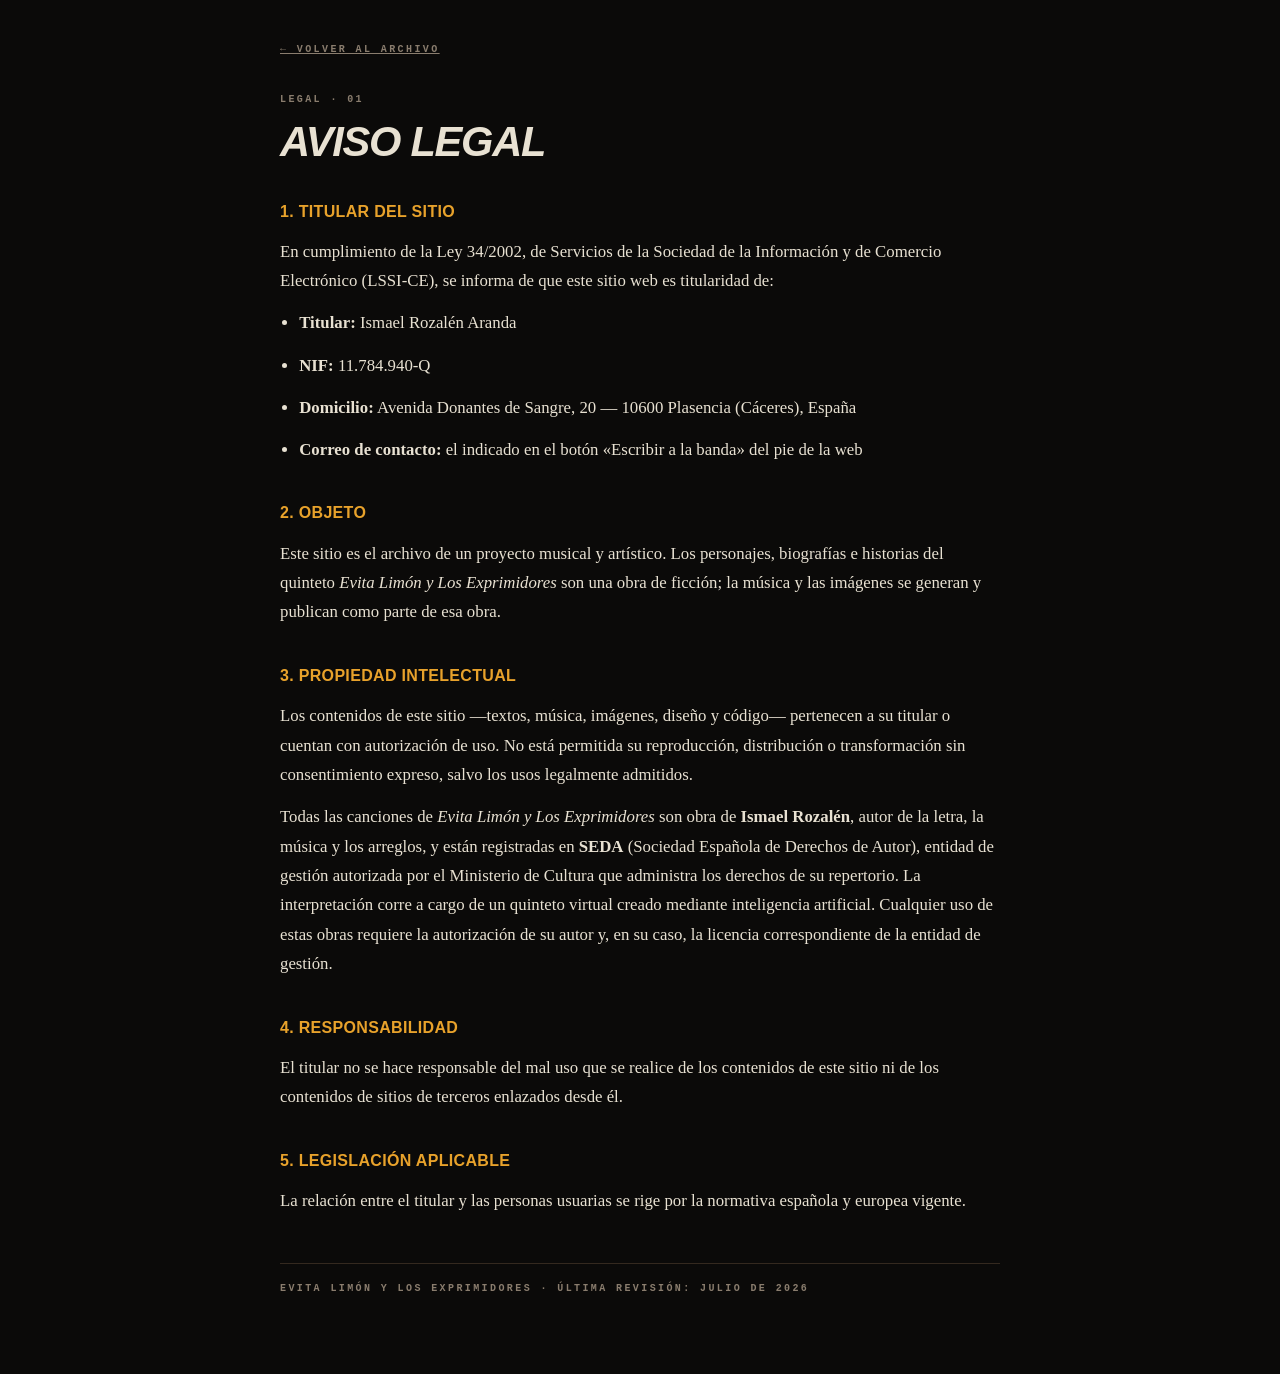
<file: legal/aviso-legal.html>
<!DOCTYPE html>
<html lang="es">
<head>
<meta charset="utf-8">
<meta name="viewport" content="width=device-width, initial-scale=1">
<meta name="robots" content="noindex">
<title>Aviso legal — Evita Limón y Los Exprimidores</title>
<style>
:root{--ink:#0b0a09;--ink2:#16130f;--line:#34291f;--muted:#8a7d6e;--bone:#e8e1d2;--amber:#e8a22b}
*{box-sizing:border-box;margin:0;padding:0}
body{background:var(--ink);color:var(--bone);font:400 1.05rem/1.75 Georgia,'Iowan Old Style',serif;padding:2rem 1.25rem 4rem}
main{max-width:720px;margin:0 auto}
a{color:var(--amber)}
.mono{font-family:ui-monospace,Menlo,monospace;font-size:.625rem;font-weight:700;letter-spacing:.24em;text-transform:uppercase;color:var(--muted)}
h1{font-family:Arial,'Helvetica Neue',sans-serif;font-weight:900;font-style:italic;text-transform:uppercase;letter-spacing:-.03em;font-size:clamp(1.8rem,6vw,2.6rem);margin:.5rem 0 2rem;line-height:1}
h2{font-family:Arial,sans-serif;font-weight:800;text-transform:uppercase;font-size:1rem;letter-spacing:.02em;margin:2.2rem 0 .7rem;color:var(--amber)}
p,li{margin-bottom:.8rem;color:var(--bone)}
ul{padding-left:1.2rem}
.edita{background:var(--ink2);border:1px solid var(--line);border-left:2px solid var(--amber);padding:.7rem .9rem;font-size:.95rem;color:var(--muted)}
.volver{display:inline-block;margin-bottom:2rem}
footer{margin-top:3rem;padding-top:1rem;border-top:1px solid var(--line)}
</style>
</head>
<body>
<main>
<a class="volver mono" href="../index.html">← Volver al archivo</a>
<p class="mono">Legal · 01</p>
<h1>Aviso legal</h1>
<h2>1. Titular del sitio</h2>
<p>En cumplimiento de la Ley 34/2002, de Servicios de la Sociedad de la Información y de Comercio Electrónico (LSSI-CE), se informa de que este sitio web es titularidad de:</p>
<ul>
<li><strong>Titular:</strong> Ismael Rozalén Aranda</li>
<li><strong>NIF:</strong> 11.784.940-Q</li>
<li><strong>Domicilio:</strong> Avenida Donantes de Sangre, 20 — 10600 Plasencia (Cáceres), España</li>
<li><strong>Correo de contacto:</strong> el indicado en el botón «Escribir a la banda» del pie de la web</li>
</ul>
<h2>2. Objeto</h2>
<p>Este sitio es el archivo de un proyecto musical y artístico. Los personajes, biografías e historias del quinteto <em>Evita Limón y Los Exprimidores</em> son una obra de ficción; la música y las imágenes se generan y publican como parte de esa obra.</p>
<h2>3. Propiedad intelectual</h2>
<p>Los contenidos de este sitio —textos, música, imágenes, diseño y código— pertenecen a su titular o cuentan con autorización de uso. No está permitida su reproducción, distribución o transformación sin consentimiento expreso, salvo los usos legalmente admitidos.</p>
<p>Todas las canciones de <em>Evita Limón y Los Exprimidores</em> son obra de <strong>Ismael Rozalén</strong>, autor de la letra, la música y los arreglos, y están registradas en <strong>SEDA</strong> (Sociedad Española de Derechos de Autor), entidad de gestión autorizada por el Ministerio de Cultura que administra los derechos de su repertorio. La interpretación corre a cargo de un quinteto virtual creado mediante inteligencia artificial. Cualquier uso de estas obras requiere la autorización de su autor y, en su caso, la licencia correspondiente de la entidad de gestión.</p>
<h2>4. Responsabilidad</h2>
<p>El titular no se hace responsable del mal uso que se realice de los contenidos de este sitio ni de los contenidos de sitios de terceros enlazados desde él.</p>
<h2>5. Legislación aplicable</h2>
<p>La relación entre el titular y las personas usuarias se rige por la normativa española y europea vigente.</p>
<footer><p class="mono">Evita Limón y Los Exprimidores · Última revisión: julio de 2026</p></footer>
</main>
</body>
</html>
</file>
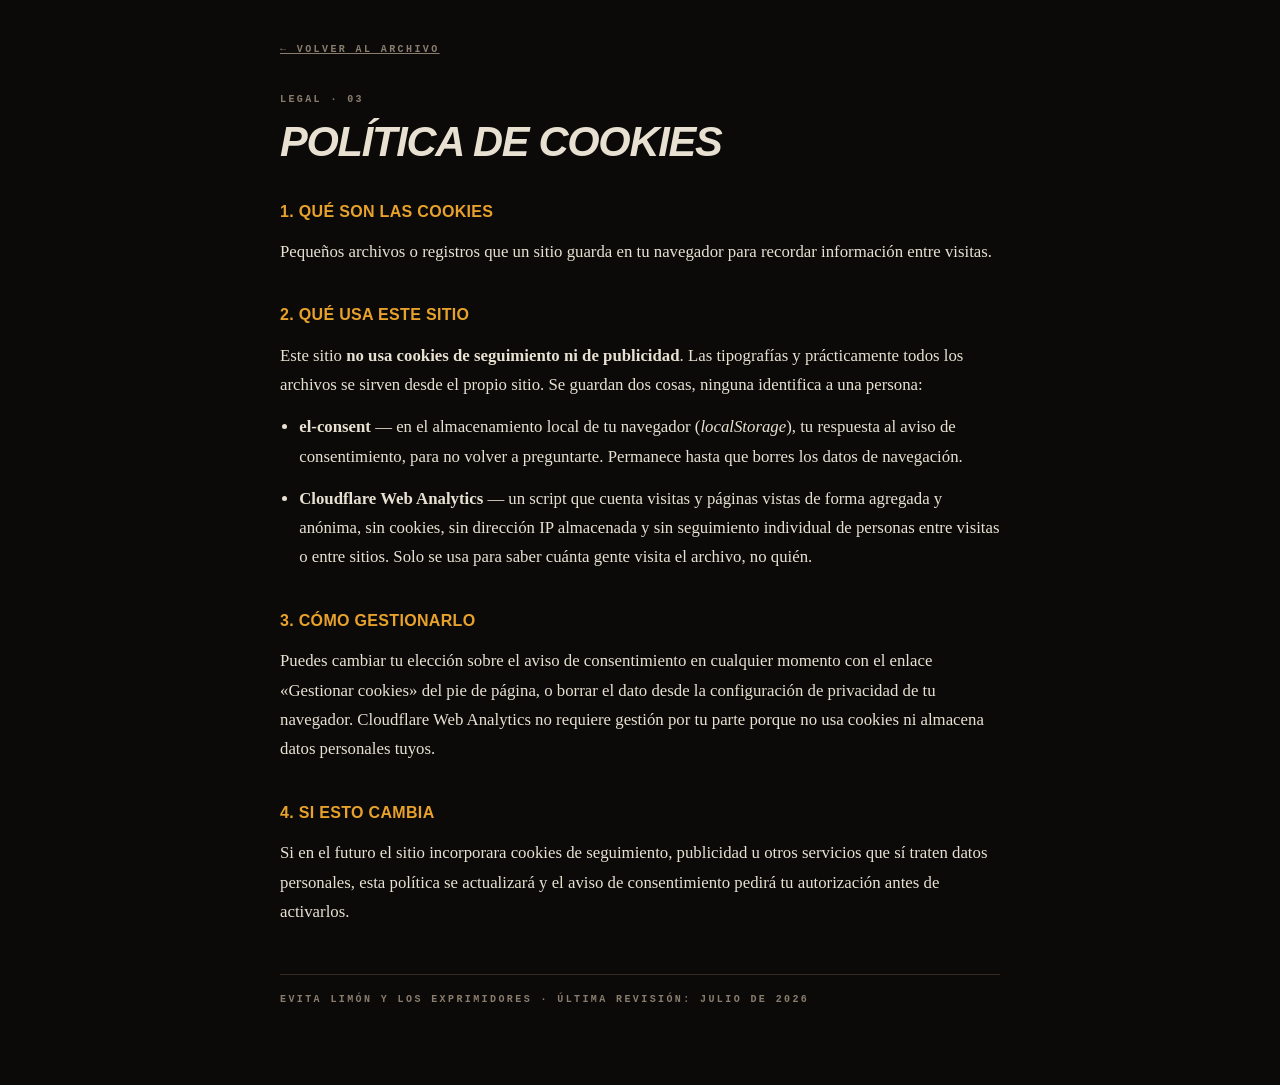
<file: legal/cookies.html>
<!DOCTYPE html>
<html lang="es">
<head>
<meta charset="utf-8">
<meta name="viewport" content="width=device-width, initial-scale=1">
<meta name="robots" content="noindex">
<title>Política de cookies — Evita Limón y Los Exprimidores</title>
<style>
:root{--ink:#0b0a09;--ink2:#16130f;--line:#34291f;--muted:#8a7d6e;--bone:#e8e1d2;--amber:#e8a22b}
*{box-sizing:border-box;margin:0;padding:0}
body{background:var(--ink);color:var(--bone);font:400 1.05rem/1.75 Georgia,'Iowan Old Style',serif;padding:2rem 1.25rem 4rem}
main{max-width:720px;margin:0 auto}
a{color:var(--amber)}
.mono{font-family:ui-monospace,Menlo,monospace;font-size:.625rem;font-weight:700;letter-spacing:.24em;text-transform:uppercase;color:var(--muted)}
h1{font-family:Arial,'Helvetica Neue',sans-serif;font-weight:900;font-style:italic;text-transform:uppercase;letter-spacing:-.03em;font-size:clamp(1.8rem,6vw,2.6rem);margin:.5rem 0 2rem;line-height:1}
h2{font-family:Arial,sans-serif;font-weight:800;text-transform:uppercase;font-size:1rem;letter-spacing:.02em;margin:2.2rem 0 .7rem;color:var(--amber)}
p,li{margin-bottom:.8rem;color:var(--bone)}
ul{padding-left:1.2rem}
.edita{background:var(--ink2);border:1px solid var(--line);border-left:2px solid var(--amber);padding:.7rem .9rem;font-size:.95rem;color:var(--muted)}
.volver{display:inline-block;margin-bottom:2rem}
footer{margin-top:3rem;padding-top:1rem;border-top:1px solid var(--line)}
</style>
</head>
<body>
<main>
<a class="volver mono" href="../index.html">← Volver al archivo</a>
<p class="mono">Legal · 03</p>
<h1>Política de cookies</h1>
<h2>1. Qué son las cookies</h2>
<p>Pequeños archivos o registros que un sitio guarda en tu navegador para recordar información entre visitas.</p>
<h2>2. Qué usa este sitio</h2>
<p>Este sitio <strong>no usa cookies de seguimiento ni de publicidad</strong>. Las tipografías y prácticamente todos los archivos se sirven desde el propio sitio. Se guardan dos cosas, ninguna identifica a una persona:</p>
<ul>
<li><strong>el-consent</strong> — en el almacenamiento local de tu navegador (<em>localStorage</em>), tu respuesta al aviso de consentimiento, para no volver a preguntarte. Permanece hasta que borres los datos de navegación.</li>
<li><strong>Cloudflare Web Analytics</strong> — un script que cuenta visitas y páginas vistas de forma agregada y anónima, sin cookies, sin dirección IP almacenada y sin seguimiento individual de personas entre visitas o entre sitios. Solo se usa para saber cuánta gente visita el archivo, no quién.</li>
</ul>
<h2>3. Cómo gestionarlo</h2>
<p>Puedes cambiar tu elección sobre el aviso de consentimiento en cualquier momento con el enlace «Gestionar cookies» del pie de página, o borrar el dato desde la configuración de privacidad de tu navegador. Cloudflare Web Analytics no requiere gestión por tu parte porque no usa cookies ni almacena datos personales tuyos.</p>
<h2>4. Si esto cambia</h2>
<p>Si en el futuro el sitio incorporara cookies de seguimiento, publicidad u otros servicios que sí traten datos personales, esta política se actualizará y el aviso de consentimiento pedirá tu autorización antes de activarlos.</p>
<footer><p class="mono">Evita Limón y Los Exprimidores · Última revisión: julio de 2026</p></footer>
</main>
</body>
</html>
</file>
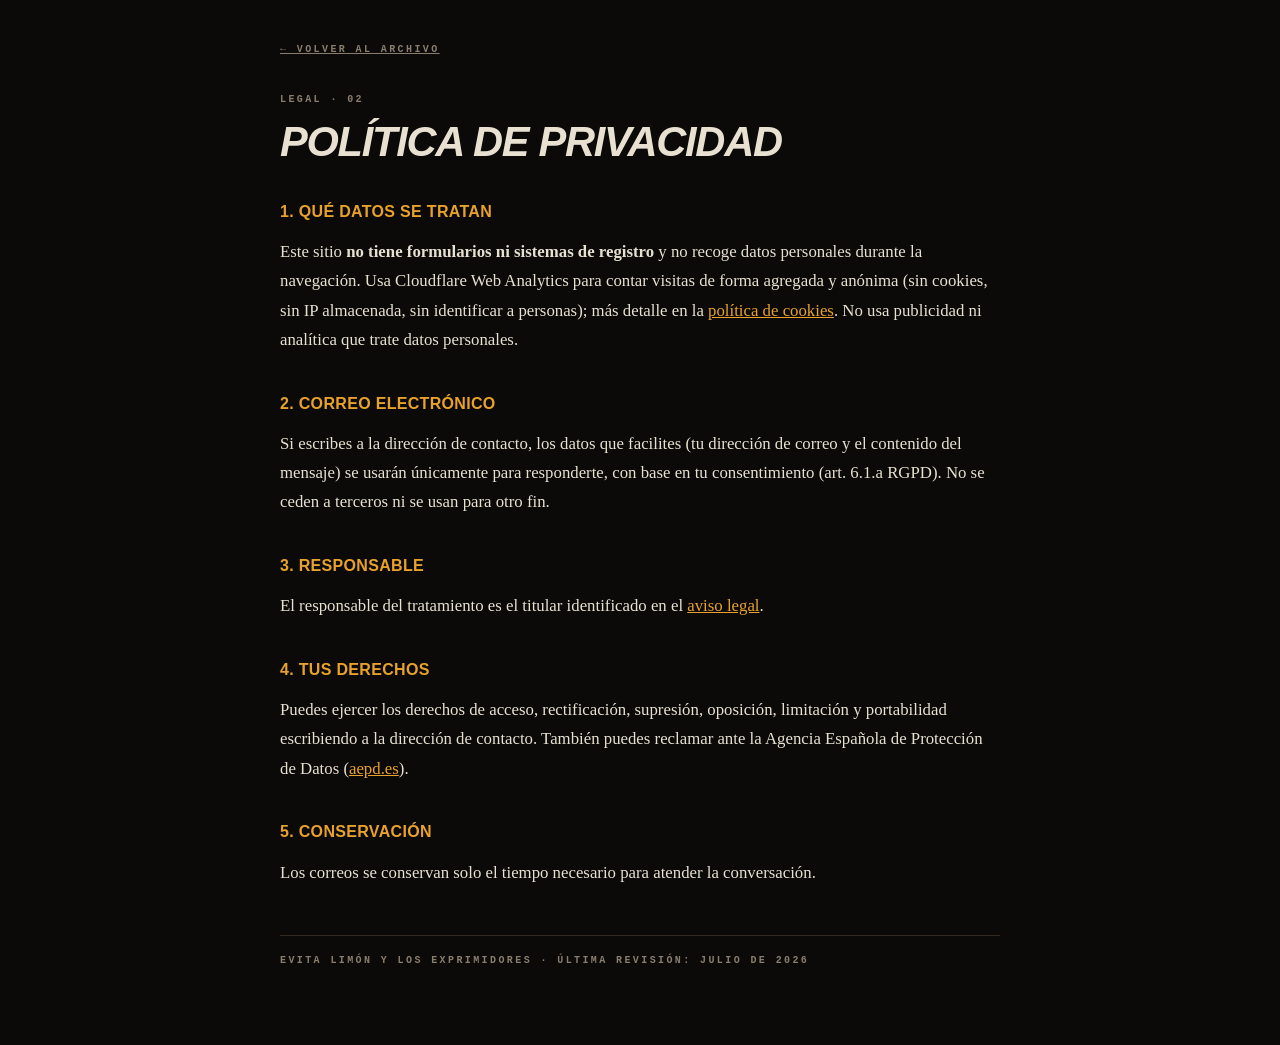
<file: legal/privacidad.html>
<!DOCTYPE html>
<html lang="es">
<head>
<meta charset="utf-8">
<meta name="viewport" content="width=device-width, initial-scale=1">
<meta name="robots" content="noindex">
<title>Política de privacidad — Evita Limón y Los Exprimidores</title>
<style>
:root{--ink:#0b0a09;--ink2:#16130f;--line:#34291f;--muted:#8a7d6e;--bone:#e8e1d2;--amber:#e8a22b}
*{box-sizing:border-box;margin:0;padding:0}
body{background:var(--ink);color:var(--bone);font:400 1.05rem/1.75 Georgia,'Iowan Old Style',serif;padding:2rem 1.25rem 4rem}
main{max-width:720px;margin:0 auto}
a{color:var(--amber)}
.mono{font-family:ui-monospace,Menlo,monospace;font-size:.625rem;font-weight:700;letter-spacing:.24em;text-transform:uppercase;color:var(--muted)}
h1{font-family:Arial,'Helvetica Neue',sans-serif;font-weight:900;font-style:italic;text-transform:uppercase;letter-spacing:-.03em;font-size:clamp(1.8rem,6vw,2.6rem);margin:.5rem 0 2rem;line-height:1}
h2{font-family:Arial,sans-serif;font-weight:800;text-transform:uppercase;font-size:1rem;letter-spacing:.02em;margin:2.2rem 0 .7rem;color:var(--amber)}
p,li{margin-bottom:.8rem;color:var(--bone)}
ul{padding-left:1.2rem}
.edita{background:var(--ink2);border:1px solid var(--line);border-left:2px solid var(--amber);padding:.7rem .9rem;font-size:.95rem;color:var(--muted)}
.volver{display:inline-block;margin-bottom:2rem}
footer{margin-top:3rem;padding-top:1rem;border-top:1px solid var(--line)}
</style>
</head>
<body>
<main>
<a class="volver mono" href="../index.html">← Volver al archivo</a>
<p class="mono">Legal · 02</p>
<h1>Política de privacidad</h1>
<h2>1. Qué datos se tratan</h2>
<p>Este sitio <strong>no tiene formularios ni sistemas de registro</strong> y no recoge datos personales durante la navegación. Usa Cloudflare Web Analytics para contar visitas de forma agregada y anónima (sin cookies, sin IP almacenada, sin identificar a personas); más detalle en la <a href="cookies.html">política de cookies</a>. No usa publicidad ni analítica que trate datos personales.</p>
<h2>2. Correo electrónico</h2>
<p>Si escribes a la dirección de contacto, los datos que facilites (tu dirección de correo y el contenido del mensaje) se usarán únicamente para responderte, con base en tu consentimiento (art. 6.1.a RGPD). No se ceden a terceros ni se usan para otro fin.</p>
<h2>3. Responsable</h2>
<p>El responsable del tratamiento es el titular identificado en el <a href="aviso-legal.html">aviso legal</a>.</p>
<h2>4. Tus derechos</h2>
<p>Puedes ejercer los derechos de acceso, rectificación, supresión, oposición, limitación y portabilidad escribiendo a la dirección de contacto. También puedes reclamar ante la Agencia Española de Protección de Datos (<a href="https://www.aepd.es" rel="noopener">aepd.es</a>).</p>
<h2>5. Conservación</h2>
<p>Los correos se conservan solo el tiempo necesario para atender la conversación.</p>
<footer><p class="mono">Evita Limón y Los Exprimidores · Última revisión: julio de 2026</p></footer>
</main>
</body>
</html>
</file>
